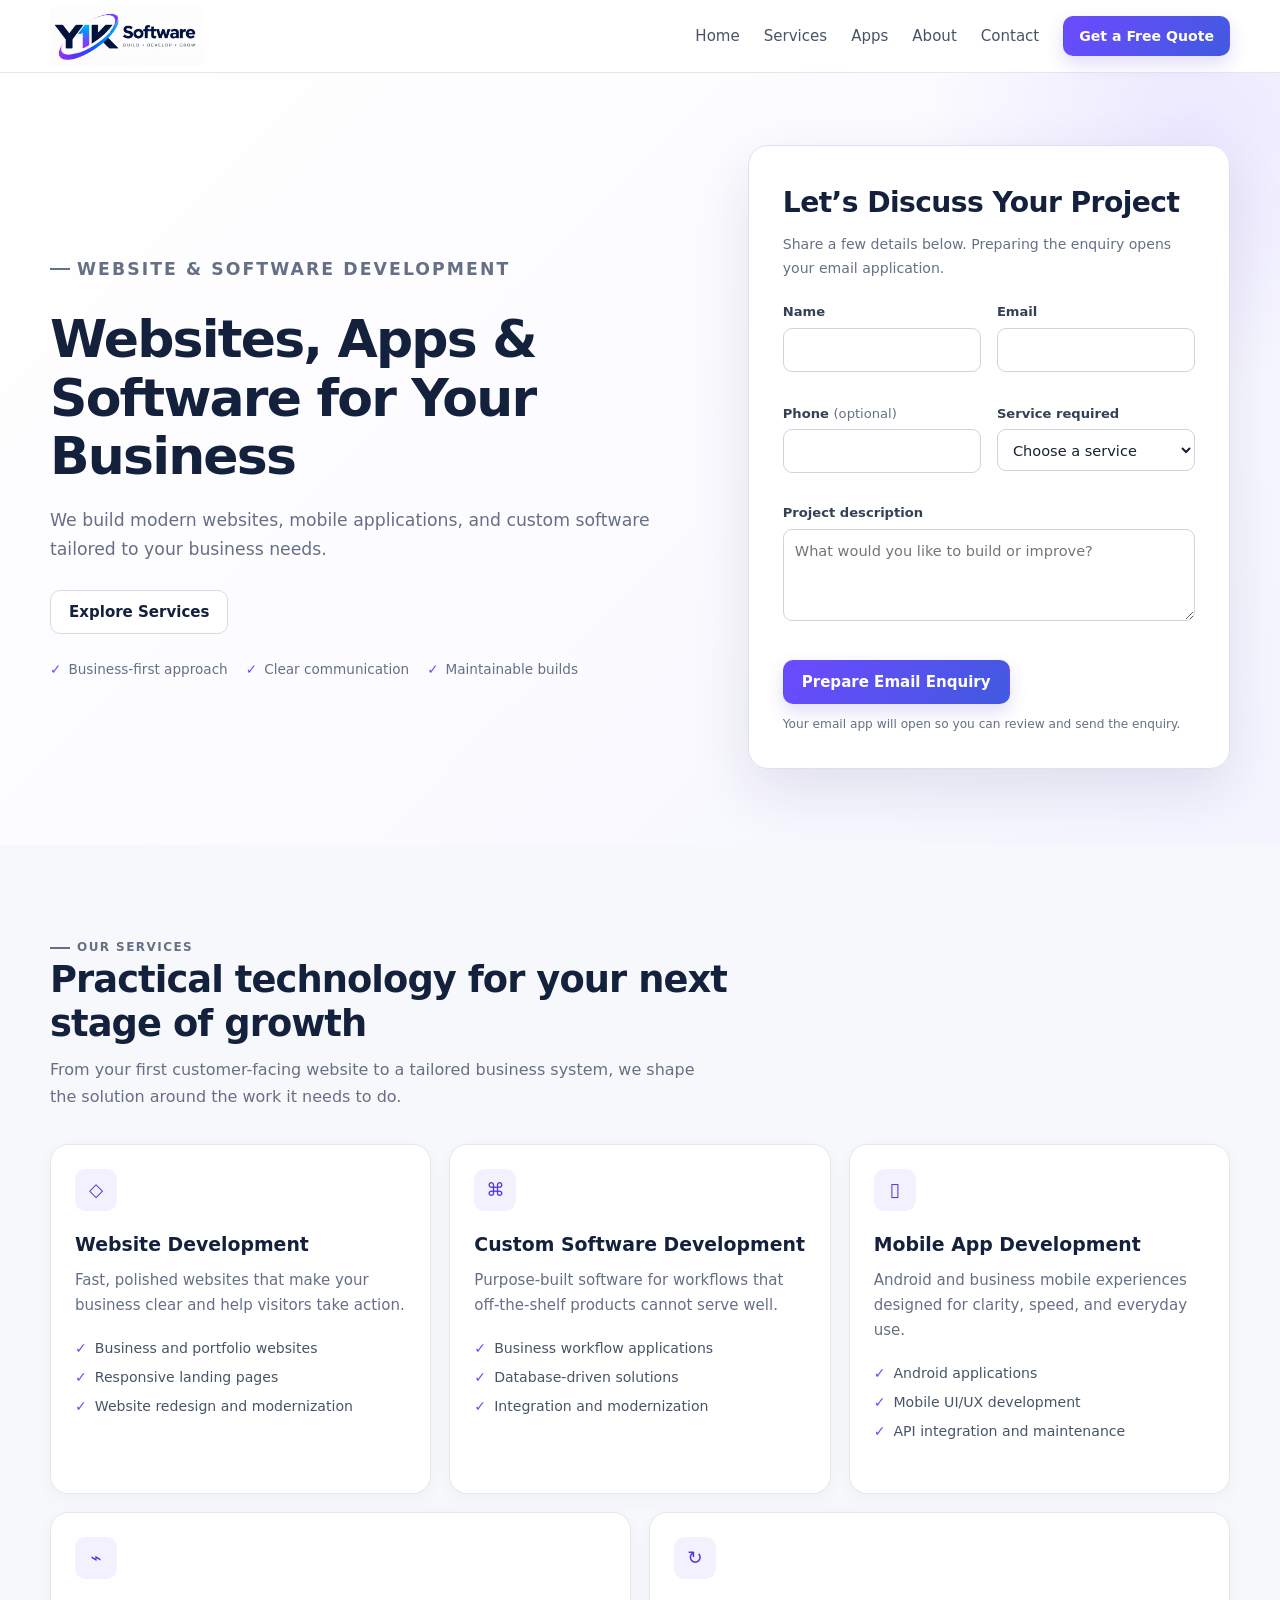
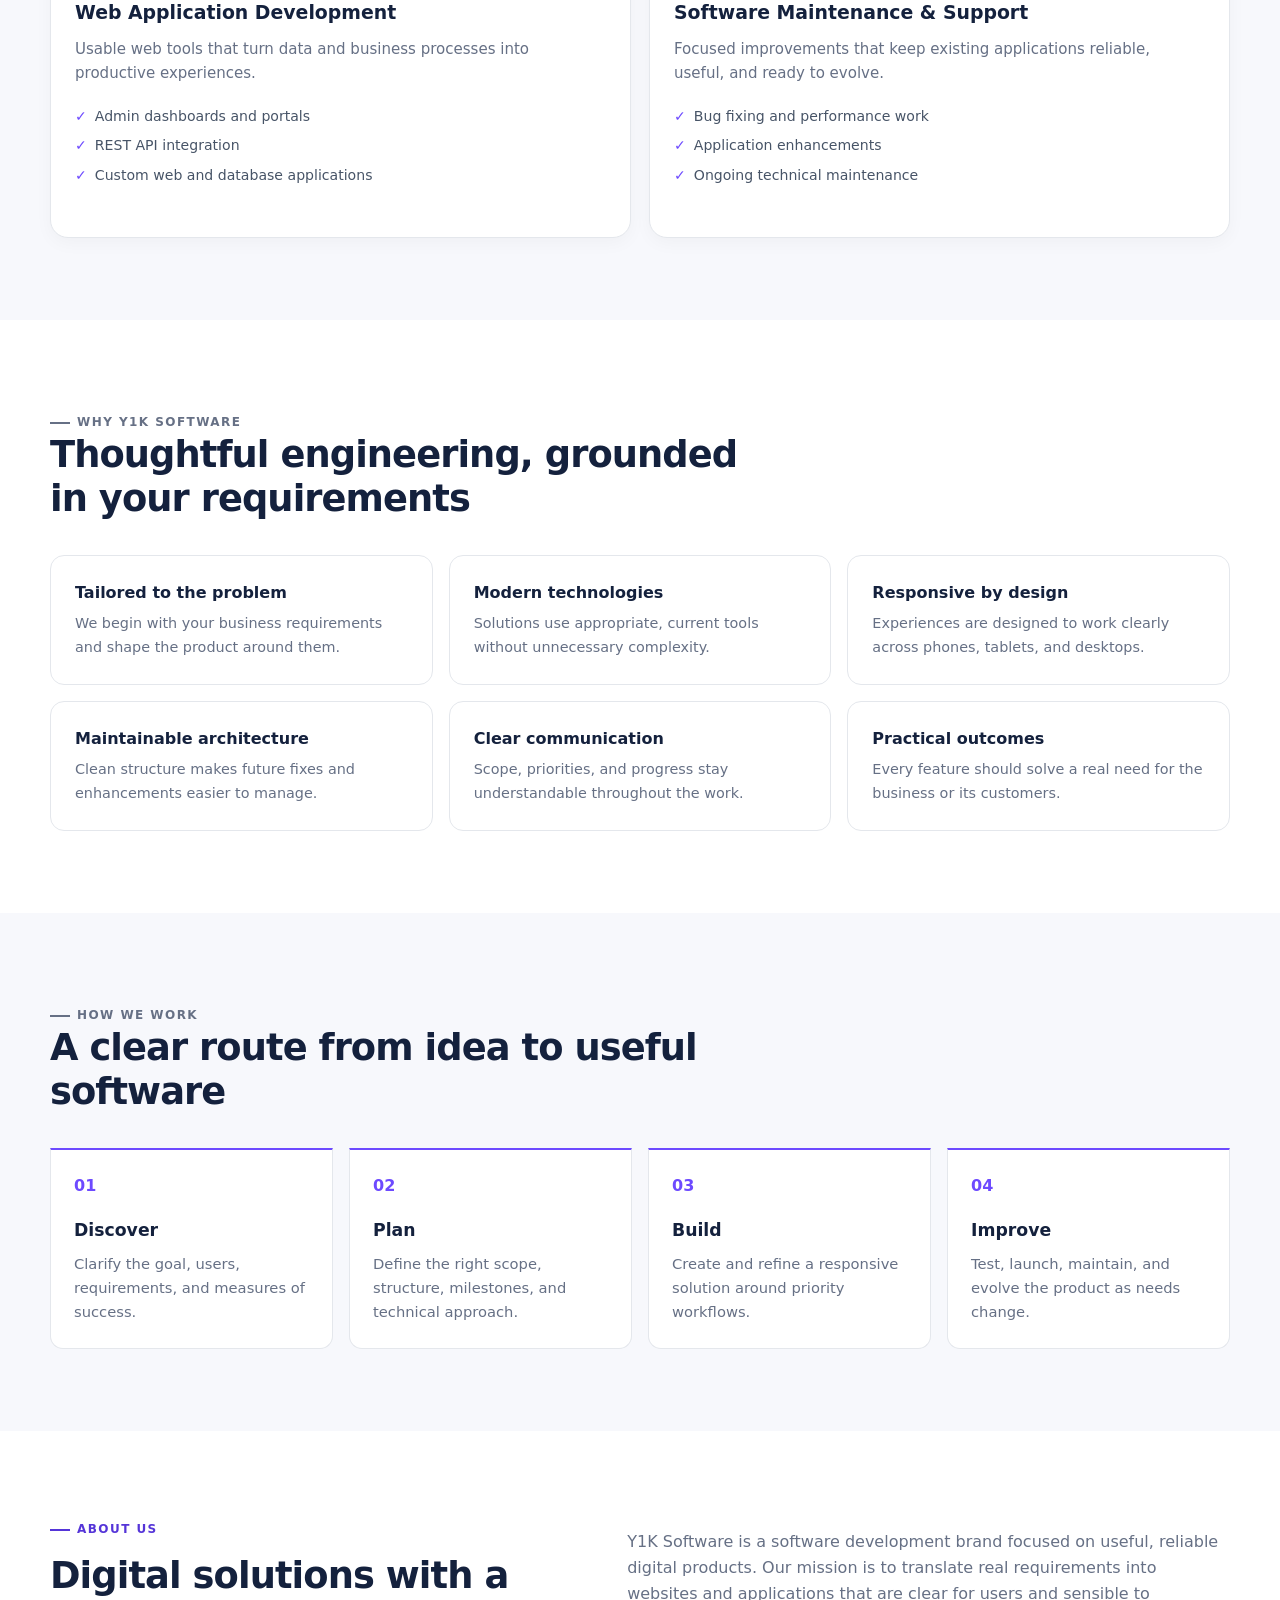
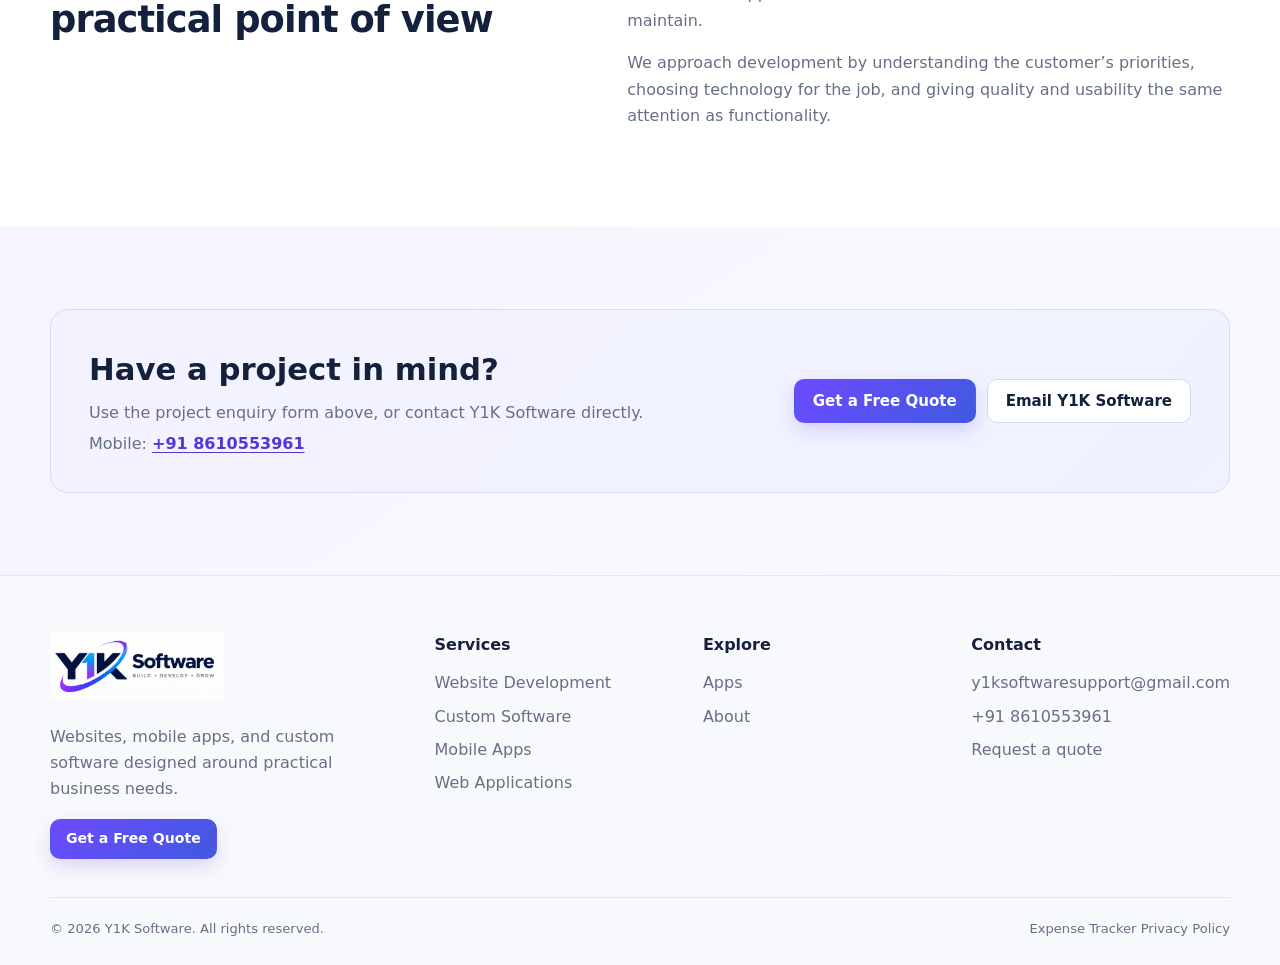
<file: index.html>
<!DOCTYPE html>
<html lang="en">
<head>
  <meta charset="utf-8"><meta name="viewport" content="width=device-width,initial-scale=1">
  <title>Y1K Software | Website, Mobile App &amp; Software Development</title>
  <meta name="description" content="Y1K Software offers website development, mobile app development, and custom software solutions. Discuss your project and request a quote.">
  <link rel="canonical" href="https://y1ksoftware.in/"><meta name="theme-color" content="#ffffff">
  <meta property="og:type" content="website"><meta property="og:url" content="https://y1ksoftware.in/"><meta property="og:title" content="Y1K Software | Website, Mobile App & Software Development"><meta property="og:description" content="Modern websites, mobile apps and custom software designed around your business needs."><meta property="og:image" content="https://y1ksoftware.in/assets/ExpenseTracker.png">
  <meta name="twitter:card" content="summary_large_image"><meta name="twitter:title" content="Y1K Software | Website, Mobile App & Software Development"><meta name="twitter:description" content="Modern websites, mobile apps and custom software designed around your business needs."><meta name="twitter:image" content="https://y1ksoftware.in/assets/ExpenseTracker.png">
  <link rel="stylesheet" href="/assets/styles.css">
  <script type="application/ld+json">{"@context":"https://schema.org","@graph":[{"@type":"Organization","@id":"https://y1ksoftware.in/#organization","name":"Y1K Software","url":"https://y1ksoftware.in/","email":"y1ksoftwaresupport@gmail.com"},{"@type":"WebSite","@id":"https://y1ksoftware.in/#website","url":"https://y1ksoftware.in/","name":"Y1K Software","publisher":{"@id":"https://y1ksoftware.in/#organization"}},{"@type":"SoftwareApplication","name":"Expense Tracker","applicationCategory":"FinanceApplication","operatingSystem":"Android","url":"https://y1ksoftware.in/apps/ExpenseTracker/","downloadUrl":"https://play.google.com/store/apps/details?id=com.y1ksoftware.expensetracker","publisher":{"@id":"https://y1ksoftware.in/#organization"}}]}</script>
<link rel="icon" href="/favicon.svg" type="image/svg+xml">
</head>
<body>
<a class="skip-link" href="#main">Skip to content</a>
<header class="site-header"><div class="container nav-wrap"><a class="brand" href="/"><img class="brand-logo" src="/assets/Logo%20and%20Company%20name.png" width="568" height="220" alt="Y1K Software"></a><button class="menu-toggle" type="button" aria-expanded="false" aria-controls="site-nav" aria-label="Open navigation"><span></span></button><nav class="site-nav" id="site-nav" aria-label="Primary navigation"><a href="/">Home</a><a href="#services">Services</a><a href="/apps/">Apps</a><a href="#about">About</a><a href="#contact">Contact</a><a class="button small" href="#quote">Get a Free Quote</a></nav></div></header>
<main id="main">
  <section class="hero"><div class="container hero-grid"><div class="hero-copy"><p class="eyebrow">Website &amp; Software Development</p><h1>Websites, Apps &amp; Software for Your Business</h1><p>We build modern websites, mobile applications, and custom software tailored to your business needs.</p><div class="hero-actions"><a class="button secondary" href="#services">Explore Services</a></div><div class="trust-line"><span>Business-first approach</span><span>Clear communication</span><span>Maintainable builds</span></div></div><form class="hero-form-card" id="quote-form" novalidate><h2 id="quote">Let’s Discuss Your Project</h2><p>Share a few details below. Preparing the enquiry opens your email application.</p><div class="form-grid"><div class="field"><label for="name">Name</label><input id="name" name="name" type="text" autocomplete="name" required aria-describedby="name-error"><p class="field-error" id="name-error"></p></div><div class="field"><label for="email">Email</label><input id="email" name="email" type="email" autocomplete="email" required aria-describedby="email-error"><p class="field-error" id="email-error"></p></div><div class="field"><label for="phone">Phone <span>(optional)</span></label><input id="phone" name="phone" type="tel" autocomplete="tel"></div><div class="field"><label for="service">Service required</label><select id="service" name="service" required aria-describedby="service-error"><option value="">Choose a service</option><option>Website Development</option><option>Mobile App Development</option><option>Custom Software Development</option><option>Web Application Development</option><option>Maintenance &amp; Support</option><option>Other</option></select><p class="field-error" id="service-error"></p></div><div class="field full"><label for="project">Project description</label><textarea id="project" name="project" required aria-describedby="project-error" placeholder="What would you like to build or improve?"></textarea><p class="field-error" id="project-error"></p></div><div class="honeypot" aria-hidden="true"><label for="website">Leave this field empty</label><input id="website" name="website" type="text" tabindex="-1" autocomplete="off"></div><div class="field full"><button class="button" type="submit">Prepare Email Enquiry</button><p class="form-note">Your email app will open so you can review and send the enquiry.</p></div></div></form></div></section>
  <section class="section soft" id="services"><div class="container"><div class="section-heading"><div><p class="eyebrow">Our services</p><h2>Practical technology for your next stage of growth</h2><p>From your first customer-facing website to a tailored business system, we shape the solution around the work it needs to do.</p></div></div><div class="service-grid">
    <article class="service-card reveal"><div class="icon-box" aria-hidden="true">◇</div><h3>Website Development</h3><p>Fast, polished websites that make your business clear and help visitors take action.</p><ul class="check-list"><li>Business and portfolio websites</li><li>Responsive landing pages</li><li>Website redesign and modernization</li></ul></article>
    <article class="service-card reveal"><div class="icon-box" aria-hidden="true">⌘</div><h3>Custom Software Development</h3><p>Purpose-built software for workflows that off-the-shelf products cannot serve well.</p><ul class="check-list"><li>Business workflow applications</li><li>Database-driven solutions</li><li>Integration and modernization</li></ul></article>
    <article class="service-card reveal"><div class="icon-box" aria-hidden="true">▯</div><h3>Mobile App Development</h3><p>Android and business mobile experiences designed for clarity, speed, and everyday use.</p><ul class="check-list"><li>Android applications</li><li>Mobile UI/UX development</li><li>API integration and maintenance</li></ul></article>
    <article class="service-card reveal"><div class="icon-box" aria-hidden="true">⌁</div><h3>Web Application Development</h3><p>Usable web tools that turn data and business processes into productive experiences.</p><ul class="check-list"><li>Admin dashboards and portals</li><li>REST API integration</li><li>Custom web and database applications</li></ul></article>
    <article class="service-card reveal"><div class="icon-box" aria-hidden="true">↻</div><h3>Software Maintenance &amp; Support</h3><p>Focused improvements that keep existing applications reliable, useful, and ready to evolve.</p><ul class="check-list"><li>Bug fixing and performance work</li><li>Application enhancements</li><li>Ongoing technical maintenance</li></ul></article>
  </div></div></section>
  <section class="section"><div class="container"><div class="section-heading"><div><p class="eyebrow">Why Y1K Software</p><h2>Thoughtful engineering, grounded in your requirements</h2></div></div><div class="why-grid"><div class="why-item"><strong>Tailored to the problem</strong><p>We begin with your business requirements and shape the product around them.</p></div><div class="why-item"><strong>Modern technologies</strong><p>Solutions use appropriate, current tools without unnecessary complexity.</p></div><div class="why-item"><strong>Responsive by design</strong><p>Experiences are designed to work clearly across phones, tablets, and desktops.</p></div><div class="why-item"><strong>Maintainable architecture</strong><p>Clean structure makes future fixes and enhancements easier to manage.</p></div><div class="why-item"><strong>Clear communication</strong><p>Scope, priorities, and progress stay understandable throughout the work.</p></div><div class="why-item"><strong>Practical outcomes</strong><p>Every feature should solve a real need for the business or its customers.</p></div></div></div></section>
  <section class="section soft"><div class="container"><div class="section-heading"><div><p class="eyebrow">How we work</p><h2>A clear route from idea to useful software</h2></div></div><div class="process-grid"><div class="process-step"><h3>Discover</h3><p>Clarify the goal, users, requirements, and measures of success.</p></div><div class="process-step"><h3>Plan</h3><p>Define the right scope, structure, milestones, and technical approach.</p></div><div class="process-step"><h3>Build</h3><p>Create and refine a responsive solution around priority workflows.</p></div><div class="process-step"><h3>Improve</h3><p>Test, launch, maintain, and evolve the product as needs change.</p></div></div></div></section>
  <section class="section" id="about"><div class="container about-grid"><div><p class="eyebrow">About us</p><div class="content-block"><h2>Digital solutions with a practical point of view</h2></div></div><div class="content-block"><p>Y1K Software is a software development brand focused on useful, reliable digital products. Our mission is to translate real requirements into websites and applications that are clear for users and sensible to maintain.</p><p>We approach development by understanding the customer’s priorities, choosing technology for the job, and giving quality and usability the same attention as functionality.</p></div></div></section>
  <section class="section contact-section" id="contact"><div class="container"><div class="cta-band"><div><h2>Have a project in mind?</h2><p>Use the project enquiry form above, or contact Y1K Software directly.</p><p class="contact-phone">Mobile: <a href="tel:+918610553961">+91&nbsp;8610553961</a></p></div><div class="card-actions"><a class="button" href="#quote">Get a Free Quote</a><a class="button secondary" href="mailto:y1ksoftwaresupport@gmail.com">Email Y1K Software</a></div></div></div></section>
</main>
<footer class="site-footer"><div class="container"><div class="footer-grid"><div><a class="brand" href="/"><img class="brand-logo" src="/assets/Logo%20and%20Company%20name.png" width="568" height="220" alt="Y1K Software"></a><p class="footer-copy">Websites, mobile apps, and custom software designed around practical business needs.</p><a class="button small" href="#quote">Get a Free Quote</a></div><div class="footer-col"><strong>Services</strong><a href="/services/website-development/">Website Development</a><a href="/services/software-development/">Custom Software</a><a href="/services/mobile-app-development/">Mobile Apps</a><a href="/services/web-app-development/">Web Applications</a></div><div class="footer-col"><strong>Explore</strong><a href="/apps/">Apps</a><a href="#about">About</a></div><div class="footer-col"><strong>Contact</strong><a href="mailto:y1ksoftwaresupport@gmail.com">y1ksoftwaresupport@gmail.com</a><a href="tel:+918610553961">+91&nbsp;8610553961</a><a href="#quote">Request a quote</a></div></div><div class="footer-bottom"><span>&copy; 2026 Y1K Software. All rights reserved.</span><a href="/apps/ExpenseTracker/privacy-policy.html">Expense Tracker Privacy Policy</a></div></div></footer><script src="/assets/site.js" defer></script>
</body></html>
</file>
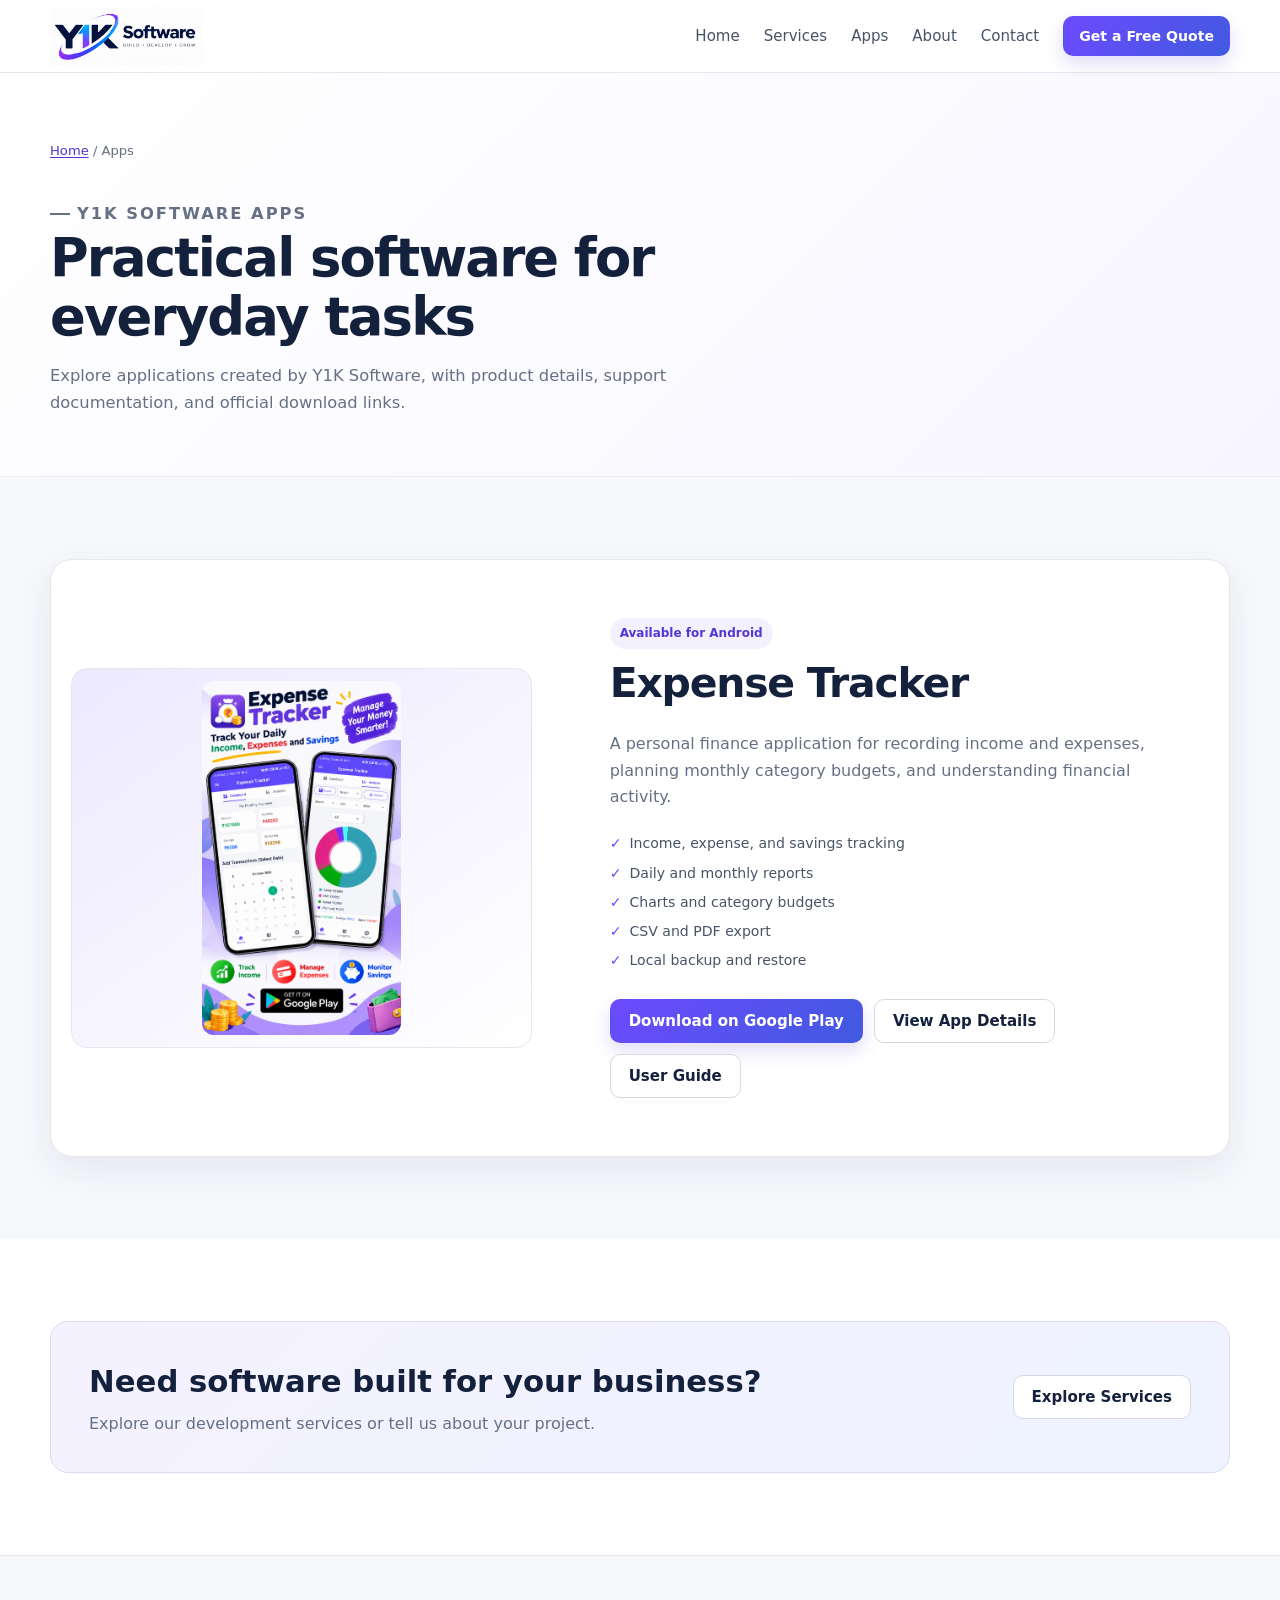
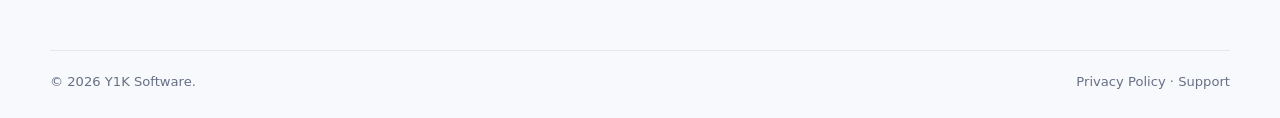
<file: apps/index.html>
<!DOCTYPE html><html lang="en"><head><meta charset="utf-8"><meta name="viewport" content="width=device-width,initial-scale=1"><title>Apps by Y1K Software | Expense Tracker for Android</title><meta name="description" content="Explore practical applications by Y1K Software, including Expense Tracker for Android. View features, guides and the official Google Play download."><link rel="canonical" href="https://y1ksoftware.in/apps/"><meta property="og:type" content="website"><meta property="og:title" content="Apps by Y1K Software"><meta property="og:description" content="Practical applications from Y1K Software, including Expense Tracker for Android."><meta property="og:url" content="https://y1ksoftware.in/apps/"><meta property="og:image" content="https://y1ksoftware.in/assets/ExpenseTracker.png"><meta name="twitter:card" content="summary_large_image"><link rel="stylesheet" href="/assets/styles.css"><link rel="icon" href="/favicon.svg" type="image/svg+xml">
</head><body><a class="skip-link" href="#main">Skip to content</a><header class="site-header"><div class="container nav-wrap"><a class="brand" href="/"><img class="brand-logo" src="/assets/Logo%20and%20Company%20name.png" width="568" height="220" alt="Y1K Software"></a><button class="menu-toggle" type="button" aria-expanded="false" aria-controls="site-nav" aria-label="Open navigation"><span></span></button><nav class="site-nav" id="site-nav" aria-label="Primary navigation"><a href="/">Home</a><a href="/#services">Services</a><a href="/apps/">Apps</a><a href="/#about">About</a><a href="/#contact">Contact</a><a class="button small" href="/#quote">Get a Free Quote</a></nav></div></header><main id="main">
<section class="page-hero"><div class="container"><nav class="breadcrumbs" aria-label="Breadcrumb"><a href="/">Home</a> / Apps</nav><p class="eyebrow">Y1K Software apps</p><h1>Practical software for everyday tasks</h1><p>Explore applications created by Y1K Software, with product details, support documentation, and official download links.</p></div></section>
<section class="section dark"><div class="container"><article class="portfolio-card"><div class="portfolio-visual app-showcase-visual"><img src="/assets/ExpenseTracker.png" width="942" height="1667" alt="Expense Tracker app dashboard and analysis screenshots" loading="eager"></div><div class="portfolio-copy"><span class="tag">Available for Android</span><h2>Expense Tracker</h2><p>A personal finance application for recording income and expenses, planning monthly category budgets, and understanding financial activity.</p><ul class="check-list"><li>Income, expense, and savings tracking</li><li>Daily and monthly reports</li><li>Charts and category budgets</li><li>CSV and PDF export</li><li>Local backup and restore</li></ul><div class="card-actions"><a class="button" href="https://play.google.com/store/apps/details?id=com.y1ksoftware.expensetracker" target="_blank" rel="noopener">Download on Google Play</a><a class="button secondary" href="/apps/ExpenseTracker/">View App Details</a><a class="button secondary" href="/apps/ExpenseTracker/UserGuide.html">User Guide</a></div></div></article></div></section>
<section class="section"><div class="container"><div class="cta-band"><div><h2>Need software built for your business?</h2><p>Explore our development services or tell us about your project.</p></div><div class="card-actions"><a class="button light" href="/#services">Explore Services</a></div></div></div></section></main><footer class="site-footer"><div class="container"><div class="footer-bottom"><span>&copy; 2026 Y1K Software.</span><span><a href="/apps/ExpenseTracker/privacy-policy.html">Privacy Policy</a> · <a href="mailto:y1ksoftwaresupport@gmail.com">Support</a></span></div></div></footer><script src="/assets/site.js" defer></script></body></html>
</file>
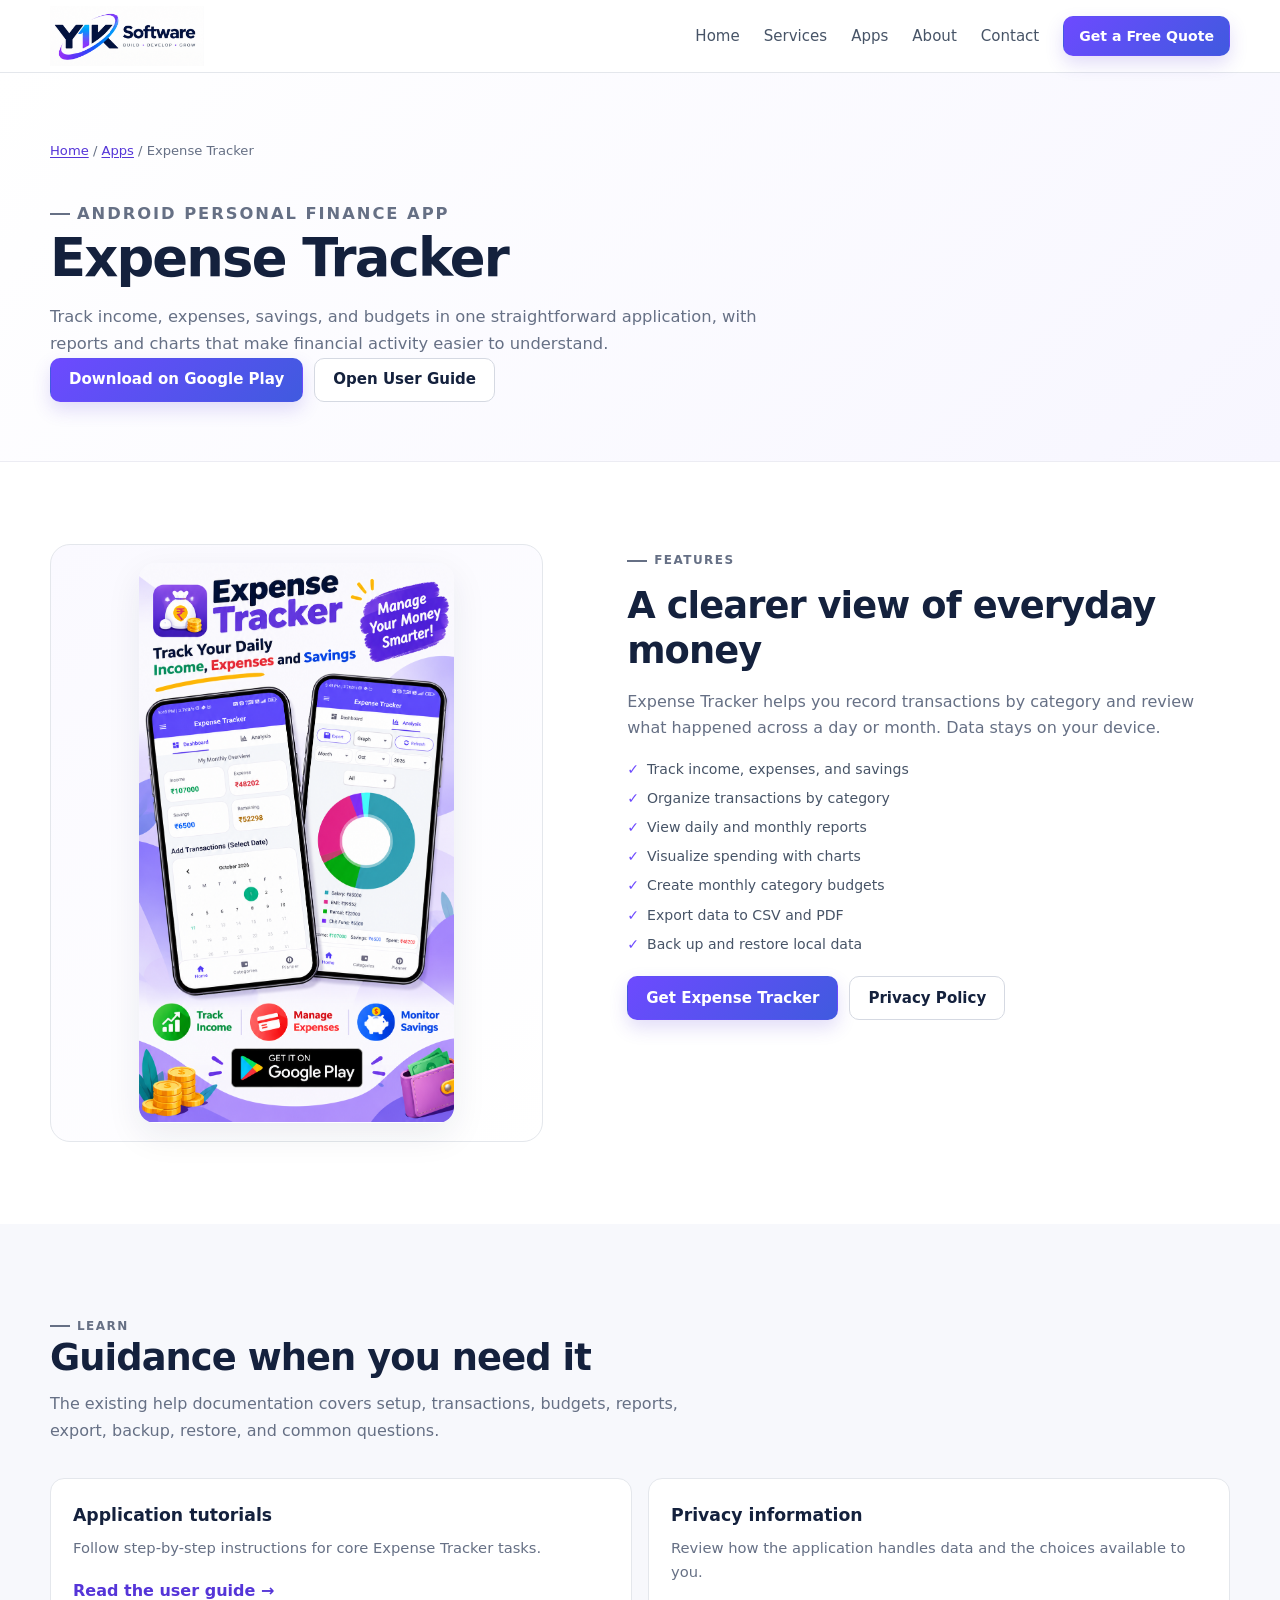
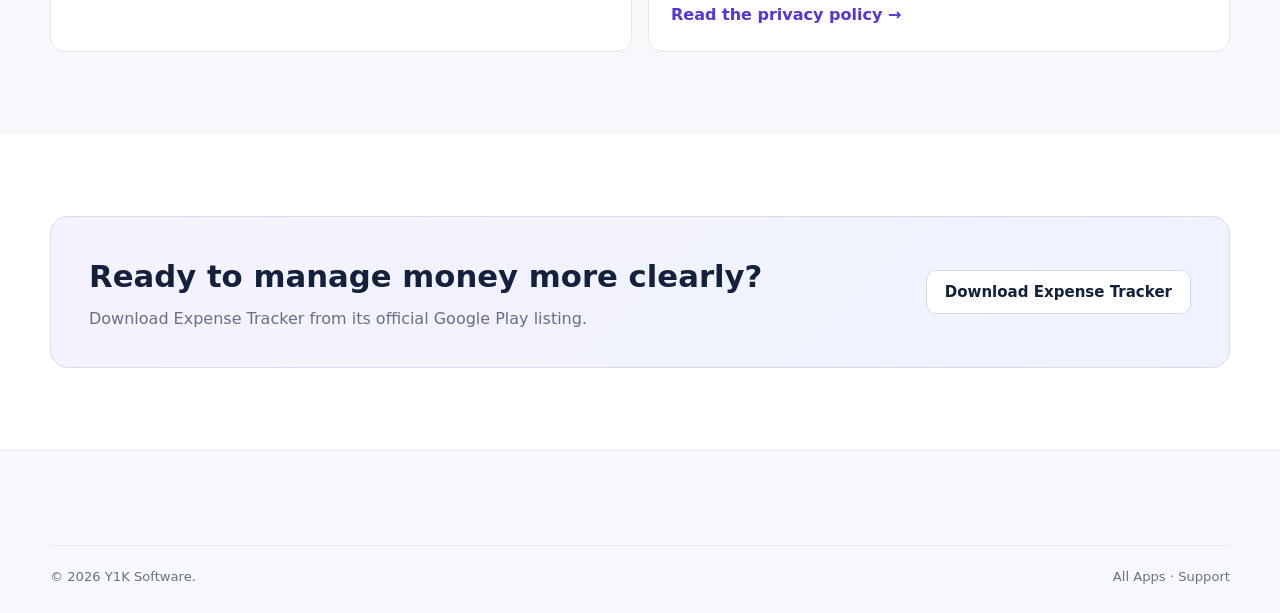
<file: apps/ExpenseTracker/index.html>
<!DOCTYPE html><html lang="en"><head><meta charset="utf-8"><meta name="viewport" content="width=device-width,initial-scale=1"><title>Expense Tracker Android App | Y1K Software</title><meta name="description" content="Track income, expenses, savings and monthly budgets with Expense Tracker by Y1K Software. Download the Android app from Google Play."><link rel="canonical" href="https://y1ksoftware.in/apps/ExpenseTracker/"><meta property="og:type" content="website"><meta property="og:title" content="Expense Tracker Android App | Y1K Software"><meta property="og:description" content="A simple Android app for income, expense, savings and budget tracking."><meta property="og:url" content="https://y1ksoftware.in/apps/ExpenseTracker/"><meta property="og:image" content="https://y1ksoftware.in/assets/ExpenseTracker.png"><meta name="twitter:card" content="summary_large_image"><link rel="stylesheet" href="/assets/styles.css"><script type="application/ld+json">{"@context":"https://schema.org","@type":"SoftwareApplication","name":"Expense Tracker","applicationCategory":"FinanceApplication","operatingSystem":"Android","description":"A personal finance app to track income, expenses, savings and monthly budgets.","url":"https://y1ksoftware.in/apps/ExpenseTracker/","downloadUrl":"https://play.google.com/store/apps/details?id=com.y1ksoftware.expensetracker","publisher":{"@type":"Organization","name":"Y1K Software","url":"https://y1ksoftware.in/"}}</script><link rel="icon" href="/favicon.svg" type="image/svg+xml">
</head><body><a class="skip-link" href="#main">Skip to content</a><header class="site-header"><div class="container nav-wrap"><a class="brand" href="/"><img class="brand-logo" src="/assets/Logo%20and%20Company%20name.png" width="568" height="220" alt="Y1K Software"></a><button class="menu-toggle" type="button" aria-expanded="false" aria-controls="site-nav" aria-label="Open navigation"><span></span></button><nav class="site-nav" id="site-nav" aria-label="Primary navigation"><a href="/">Home</a><a href="/#services">Services</a><a href="/apps/">Apps</a><a href="/#about">About</a><a href="/#contact">Contact</a><a class="button small" href="/#quote">Get a Free Quote</a></nav></div></header><main id="main">
<section class="page-hero"><div class="container"><nav class="breadcrumbs" aria-label="Breadcrumb"><a href="/">Home</a> / <a href="/apps/">Apps</a> / Expense Tracker</nav><p class="eyebrow">Android personal finance app</p><h1>Expense Tracker</h1><p>Track income, expenses, savings, and budgets in one straightforward application, with reports and charts that make financial activity easier to understand.</p><div class="hero-actions"><a class="button" href="https://play.google.com/store/apps/details?id=com.y1ksoftware.expensetracker" target="_blank" rel="noopener">Download on Google Play</a><a class="button secondary" href="/apps/ExpenseTracker/UserGuide.html">Open User Guide</a></div></div></section>
<section class="section"><div class="container content-grid"><div class="app-artwork-wrap"><img src="/assets/ExpenseTracker.png" width="942" height="1667" class="app-artwork" alt="Expense Tracker dashboard, analysis chart, and Google Play download artwork" loading="eager"></div><div class="content-block"><p class="eyebrow">Features</p><h2>A clearer view of everyday money</h2><p>Expense Tracker helps you record transactions by category and review what happened across a day or month. Data stays on your device.</p><ul class="check-list"><li>Track income, expenses, and savings</li><li>Organize transactions by category</li><li>View daily and monthly reports</li><li>Visualize spending with charts</li><li>Create monthly category budgets</li><li>Export data to CSV and PDF</li><li>Back up and restore local data</li></ul><div class="card-actions"><a class="button" href="https://play.google.com/store/apps/details?id=com.y1ksoftware.expensetracker" target="_blank" rel="noopener">Get Expense Tracker</a><a class="button light" href="/apps/ExpenseTracker/privacy-policy.html" target="_blank" rel="noopener">Privacy Policy</a></div></div></div></section>
<section class="section soft"><div class="container"><div class="section-heading"><div><p class="eyebrow">Learn</p><h2>Guidance when you need it</h2><p>The existing help documentation covers setup, transactions, budgets, reports, export, backup, restore, and common questions.</p></div></div><div class="benefit-grid"><article class="benefit"><h3>Application tutorials</h3><p>Follow step-by-step instructions for core Expense Tracker tasks.</p><a class="direct-email" href="/apps/ExpenseTracker/UserGuide.html">Read the user guide →</a></article><article class="benefit"><h3>Privacy information</h3><p>Review how the application handles data and the choices available to you.</p><a class="direct-email" href="/apps/ExpenseTracker/privacy-policy.html" target="_blank" rel="noopener">Read the privacy policy →</a></article></div></div></section>
<section class="section"><div class="container"><div class="cta-band"><div><h2>Ready to manage money more clearly?</h2><p>Download Expense Tracker from its official Google Play listing.</p></div><a class="button light" href="https://play.google.com/store/apps/details?id=com.y1ksoftware.expensetracker" target="_blank" rel="noopener">Download Expense Tracker</a></div></div></section></main><footer class="site-footer"><div class="container"><div class="footer-bottom"><span>&copy; 2026 Y1K Software.</span><span><a href="/apps/">All Apps</a> · <a href="mailto:y1ksoftwaresupport@gmail.com">Support</a></span></div></div></footer><script src="/assets/site.js" defer></script></body></html>
</file>
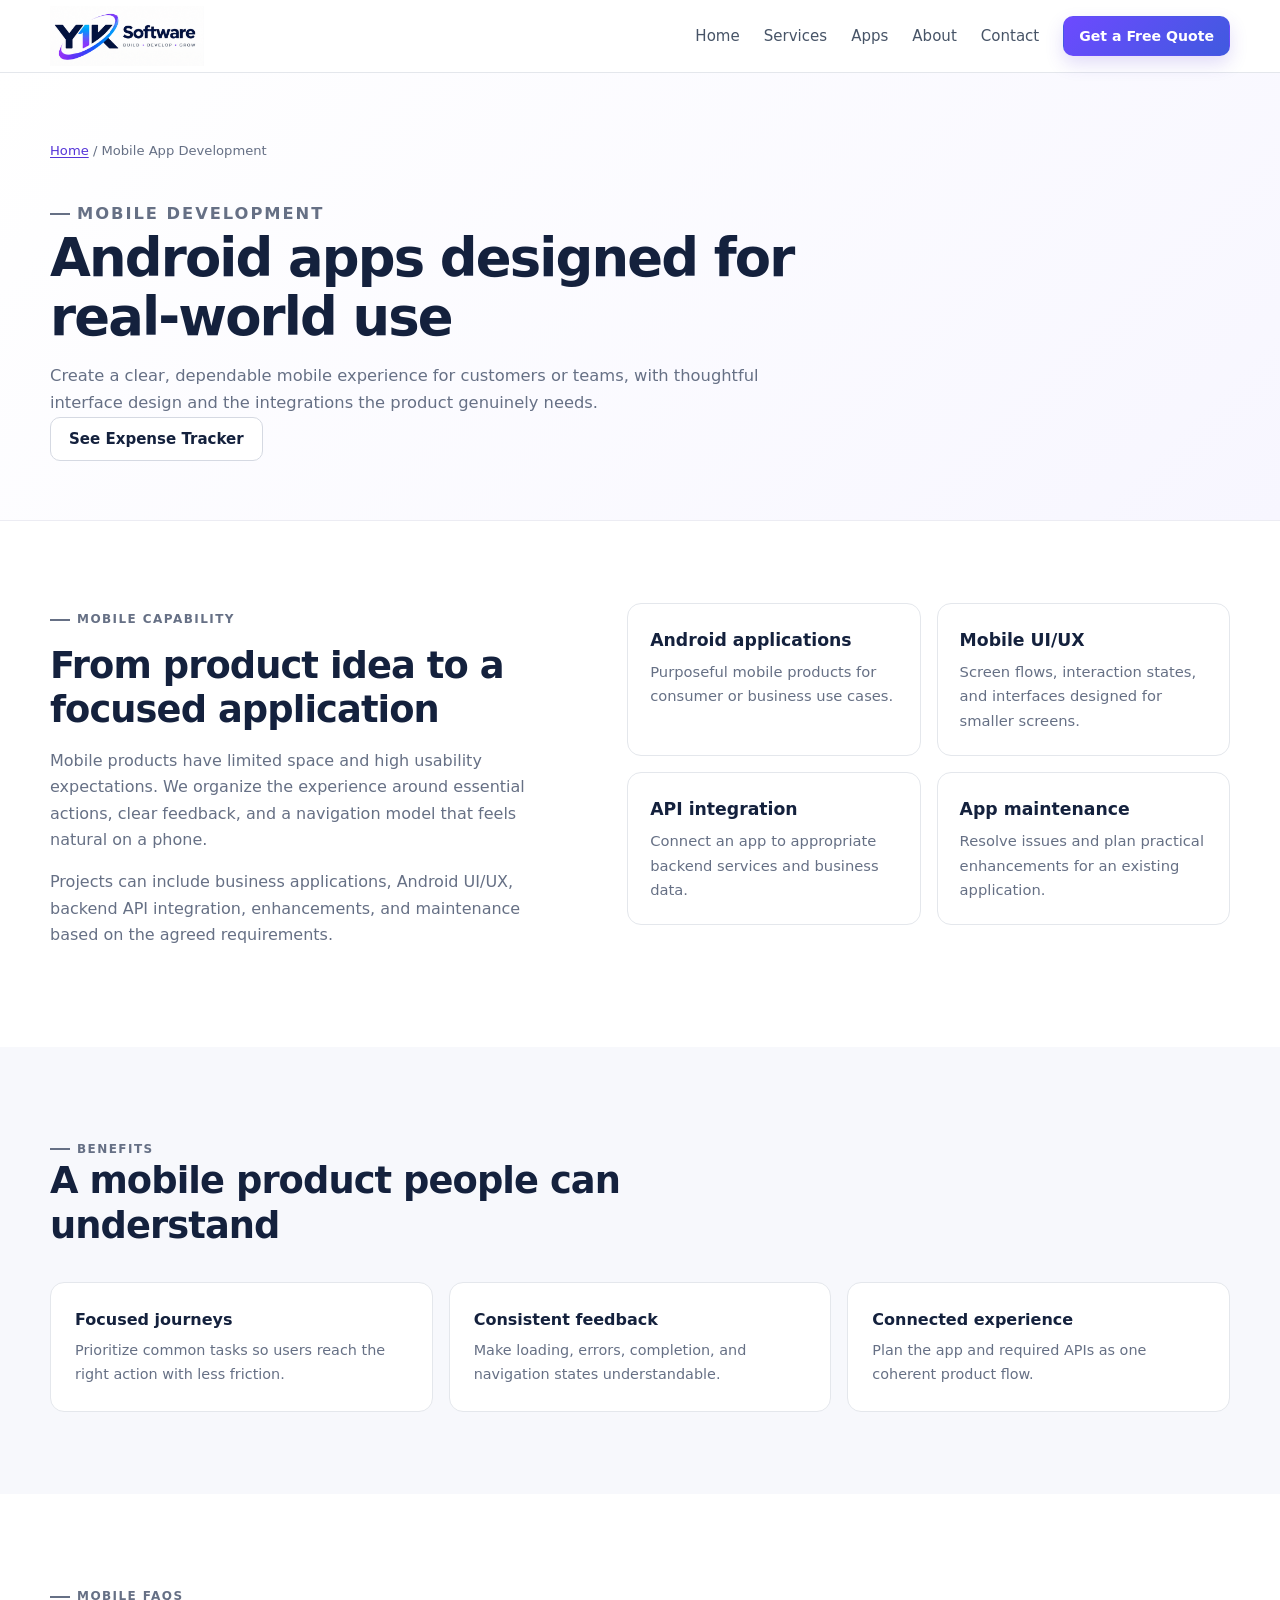
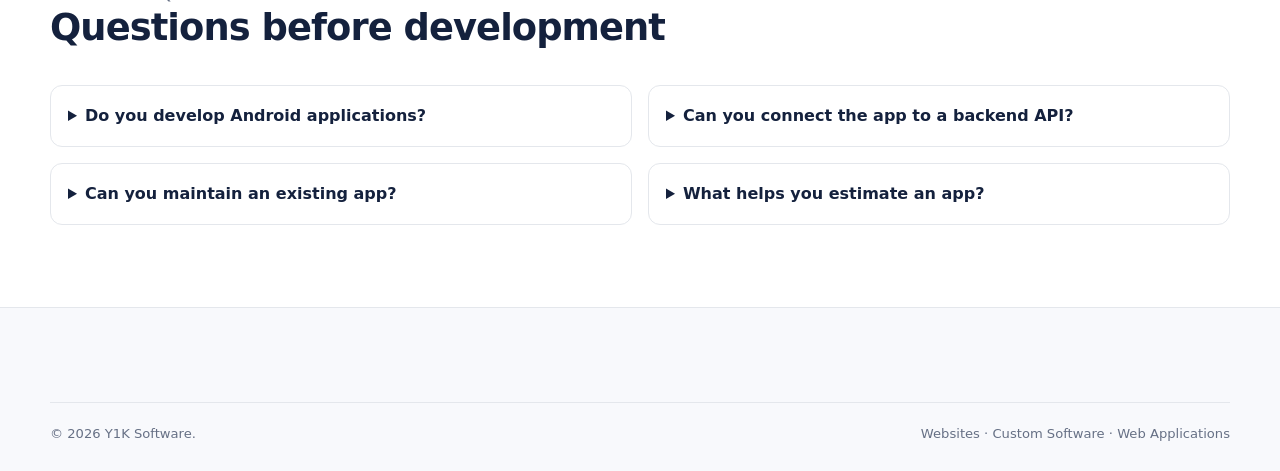
<file: services/mobile-app-development/index.html>
<!DOCTYPE html><html lang="en"><head><meta charset="utf-8"><meta name="viewport" content="width=device-width,initial-scale=1"><title>Mobile &amp; Android App Development | Y1K Software</title><meta name="description" content="Android and business mobile app development, UI/UX, API integration and application maintenance from Y1K Software."><link rel="canonical" href="https://y1ksoftware.in/services/mobile-app-development/"><meta property="og:type" content="website"><meta property="og:title" content="Mobile & Android App Development | Y1K Software"><meta property="og:description" content="Mobile applications designed for useful, everyday experiences."><meta property="og:url" content="https://y1ksoftware.in/services/mobile-app-development/"><meta name="twitter:card" content="summary"><link rel="stylesheet" href="/assets/styles.css"><script type="application/ld+json">{"@context":"https://schema.org","@graph":[{"@type":"Service","name":"Mobile and Android App Development","serviceType":"Mobile App Development","provider":{"@type":"Organization","name":"Y1K Software","url":"https://y1ksoftware.in/"},"url":"https://y1ksoftware.in/services/mobile-app-development/"},{"@type":"BreadcrumbList","itemListElement":[{"@type":"ListItem","position":1,"name":"Home","item":"https://y1ksoftware.in/"},{"@type":"ListItem","position":2,"name":"Mobile App Development","item":"https://y1ksoftware.in/services/mobile-app-development/"}]}]}</script><link rel="icon" href="/favicon.svg" type="image/svg+xml">
</head><body><a class="skip-link" href="#main">Skip to content</a><header class="site-header"><div class="container nav-wrap"><a class="brand" href="/"><img class="brand-logo" src="/assets/Logo%20and%20Company%20name.png" width="568" height="220" alt="Y1K Software"></a><button class="menu-toggle" type="button" aria-expanded="false" aria-controls="site-nav" aria-label="Open navigation"><span></span></button><nav class="site-nav" id="site-nav" aria-label="Primary navigation"><a href="/">Home</a><a href="/#services">Services</a><a href="/apps/">Apps</a><a href="/#about">About</a><a href="/#contact">Contact</a><a class="button small" href="/#quote">Get a Free Quote</a></nav></div></header>
<main id="main"><section class="page-hero"><div class="container"><nav class="breadcrumbs" aria-label="Breadcrumb"><a href="/">Home</a> / Mobile App Development</nav><p class="eyebrow">Mobile development</p><h1>Android apps designed for real-world use</h1><p>Create a clear, dependable mobile experience for customers or teams, with thoughtful interface design and the integrations the product genuinely needs.</p><div class="hero-actions"><a class="button secondary" href="/apps/ExpenseTracker/">See Expense Tracker</a></div></div></section>
<section class="section"><div class="container content-grid"><div class="content-block"><p class="eyebrow">Mobile capability</p><h2>From product idea to a focused application</h2><p>Mobile products have limited space and high usability expectations. We organize the experience around essential actions, clear feedback, and a navigation model that feels natural on a phone.</p><p>Projects can include business applications, Android UI/UX, backend API integration, enhancements, and maintenance based on the agreed requirements.</p></div><div class="benefit-grid"><article class="benefit"><h3>Android applications</h3><p>Purposeful mobile products for consumer or business use cases.</p></article><article class="benefit"><h3>Mobile UI/UX</h3><p>Screen flows, interaction states, and interfaces designed for smaller screens.</p></article><article class="benefit"><h3>API integration</h3><p>Connect an app to appropriate backend services and business data.</p></article><article class="benefit"><h3>App maintenance</h3><p>Resolve issues and plan practical enhancements for an existing application.</p></article></div></div></section>
<section class="section soft"><div class="container"><div class="section-heading"><div><p class="eyebrow">Benefits</p><h2>A mobile product people can understand</h2></div></div><div class="why-grid"><div class="why-item"><strong>Focused journeys</strong><p>Prioritize common tasks so users reach the right action with less friction.</p></div><div class="why-item"><strong>Consistent feedback</strong><p>Make loading, errors, completion, and navigation states understandable.</p></div><div class="why-item"><strong>Connected experience</strong><p>Plan the app and required APIs as one coherent product flow.</p></div></div></div></section>
<section class="section"><div class="container"><div class="section-heading"><div><p class="eyebrow">Mobile FAQs</p><h2>Questions before development</h2></div></div><div class="faq-grid"><details><summary>Do you develop Android applications?</summary><p>Yes. Android applications are one of the mobile services offered by Y1K Software.</p></details><details><summary>Can you connect the app to a backend API?</summary><p>Yes, when a suitable API exists or backend integration is included in the agreed project scope.</p></details><details><summary>Can you maintain an existing app?</summary><p>Maintenance may include bug fixes, performance improvements, and enhancements after the application and source are reviewed.</p></details><details><summary>What helps you estimate an app?</summary><p>Share the intended users, essential screens and tasks, data requirements, integrations, and any existing design or technical material.</p></details></div></div></section></main><footer class="site-footer"><div class="container"><div class="footer-bottom"><span>&copy; 2026 Y1K Software.</span><span><a href="/services/website-development/">Websites</a> · <a href="/services/software-development/">Custom Software</a> · <a href="/services/web-app-development/">Web Applications</a></span></div></div></footer><script src="/assets/site.js" defer></script></body></html>
</file>
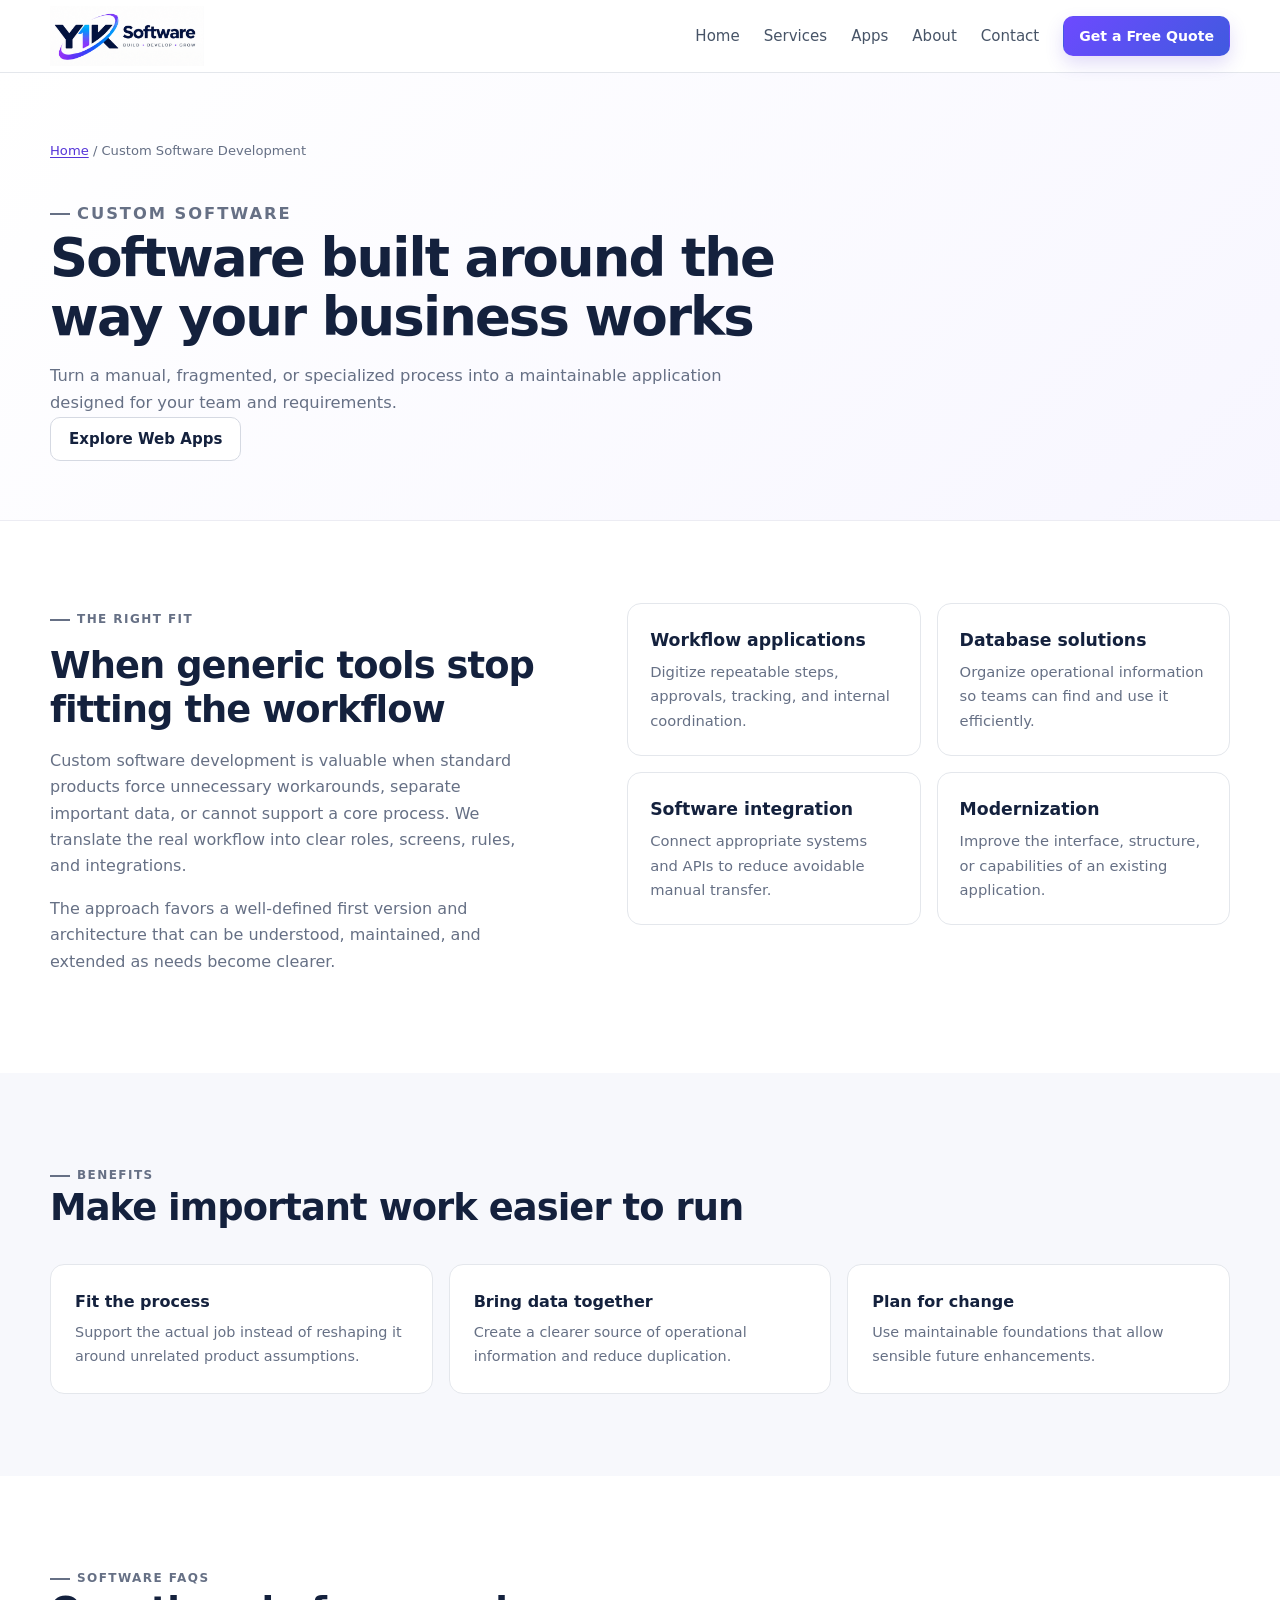
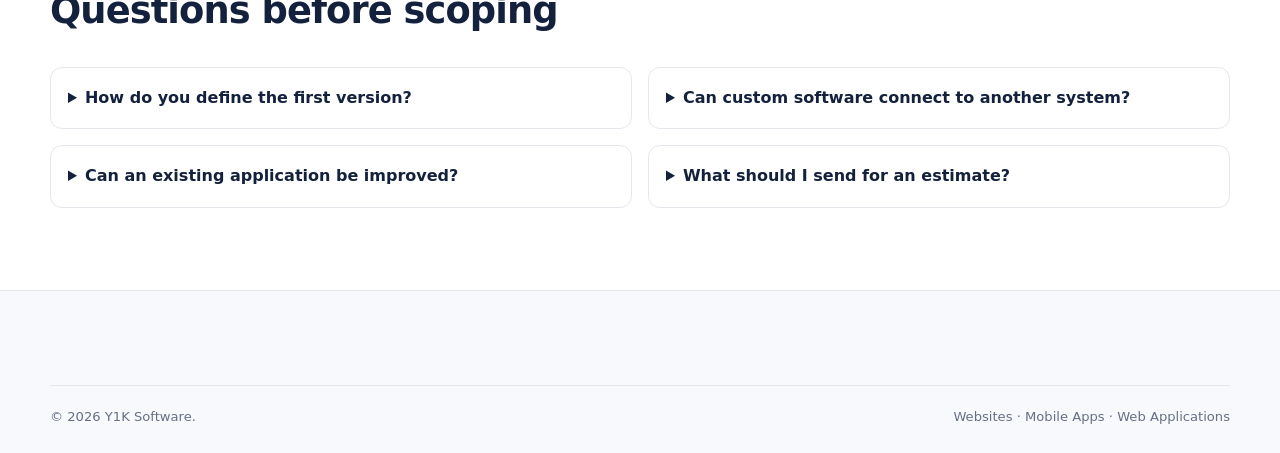
<file: services/software-development/index.html>
<!DOCTYPE html><html lang="en"><head><meta charset="utf-8"><meta name="viewport" content="width=device-width,initial-scale=1"><title>Custom Software Development | Y1K Software</title><meta name="description" content="Custom business software, workflow applications, integrations and application modernization from Y1K Software. Discuss your requirements."><link rel="canonical" href="https://y1ksoftware.in/services/software-development/"><meta property="og:type" content="website"><meta property="og:title" content="Custom Software Development | Y1K Software"><meta property="og:description" content="Purpose-built software shaped around your business workflow."><meta property="og:url" content="https://y1ksoftware.in/services/software-development/"><meta name="twitter:card" content="summary"><link rel="stylesheet" href="/assets/styles.css"><script type="application/ld+json">{"@context":"https://schema.org","@graph":[{"@type":"Service","name":"Custom Software Development","serviceType":"Custom Software Development","provider":{"@type":"Organization","name":"Y1K Software","url":"https://y1ksoftware.in/"},"url":"https://y1ksoftware.in/services/software-development/"},{"@type":"BreadcrumbList","itemListElement":[{"@type":"ListItem","position":1,"name":"Home","item":"https://y1ksoftware.in/"},{"@type":"ListItem","position":2,"name":"Custom Software Development","item":"https://y1ksoftware.in/services/software-development/"}]}]}</script><link rel="icon" href="/favicon.svg" type="image/svg+xml">
</head><body><a class="skip-link" href="#main">Skip to content</a><header class="site-header"><div class="container nav-wrap"><a class="brand" href="/"><img class="brand-logo" src="/assets/Logo%20and%20Company%20name.png" width="568" height="220" alt="Y1K Software"></a><button class="menu-toggle" type="button" aria-expanded="false" aria-controls="site-nav" aria-label="Open navigation"><span></span></button><nav class="site-nav" id="site-nav" aria-label="Primary navigation"><a href="/">Home</a><a href="/#services">Services</a><a href="/apps/">Apps</a><a href="/#about">About</a><a href="/#contact">Contact</a><a class="button small" href="/#quote">Get a Free Quote</a></nav></div></header>
<main id="main"><section class="page-hero"><div class="container"><nav class="breadcrumbs" aria-label="Breadcrumb"><a href="/">Home</a> / Custom Software Development</nav><p class="eyebrow">Custom software</p><h1>Software built around the way your business works</h1><p>Turn a manual, fragmented, or specialized process into a maintainable application designed for your team and requirements.</p><div class="hero-actions"><a class="button secondary" href="/services/web-app-development/">Explore Web Apps</a></div></div></section>
<section class="section"><div class="container content-grid"><div class="content-block"><p class="eyebrow">The right fit</p><h2>When generic tools stop fitting the workflow</h2><p>Custom software development is valuable when standard products force unnecessary workarounds, separate important data, or cannot support a core process. We translate the real workflow into clear roles, screens, rules, and integrations.</p><p>The approach favors a well-defined first version and architecture that can be understood, maintained, and extended as needs become clearer.</p></div><div class="benefit-grid"><article class="benefit"><h3>Workflow applications</h3><p>Digitize repeatable steps, approvals, tracking, and internal coordination.</p></article><article class="benefit"><h3>Database solutions</h3><p>Organize operational information so teams can find and use it efficiently.</p></article><article class="benefit"><h3>Software integration</h3><p>Connect appropriate systems and APIs to reduce avoidable manual transfer.</p></article><article class="benefit"><h3>Modernization</h3><p>Improve the interface, structure, or capabilities of an existing application.</p></article></div></div></section>
<section class="section soft"><div class="container"><div class="section-heading"><div><p class="eyebrow">Benefits</p><h2>Make important work easier to run</h2></div></div><div class="why-grid"><div class="why-item"><strong>Fit the process</strong><p>Support the actual job instead of reshaping it around unrelated product assumptions.</p></div><div class="why-item"><strong>Bring data together</strong><p>Create a clearer source of operational information and reduce duplication.</p></div><div class="why-item"><strong>Plan for change</strong><p>Use maintainable foundations that allow sensible future enhancements.</p></div></div></div></section>
<section class="section"><div class="container"><div class="section-heading"><div><p class="eyebrow">Software FAQs</p><h2>Questions before scoping</h2></div></div><div class="faq-grid"><details><summary>How do you define the first version?</summary><p>We identify the users, primary workflow, essential information, business rules, and highest-value outcome, then separate essentials from later enhancements.</p></details><details><summary>Can custom software connect to another system?</summary><p>Potentially. The feasibility depends on whether that system provides an appropriate API or another supported integration route.</p></details><details><summary>Can an existing application be improved?</summary><p>Yes, after reviewing its current technology, source availability, pain points, dependencies, and desired changes.</p></details><details><summary>What should I send for an estimate?</summary><p>A description of the current process, the people who use it, the main problems, must-have outputs, and relevant systems is a strong start.</p></details></div></div></section></main><footer class="site-footer"><div class="container"><div class="footer-bottom"><span>&copy; 2026 Y1K Software.</span><span><a href="/services/website-development/">Websites</a> · <a href="/services/mobile-app-development/">Mobile Apps</a> · <a href="/services/web-app-development/">Web Applications</a></span></div></div></footer><script src="/assets/site.js" defer></script></body></html>
</file>
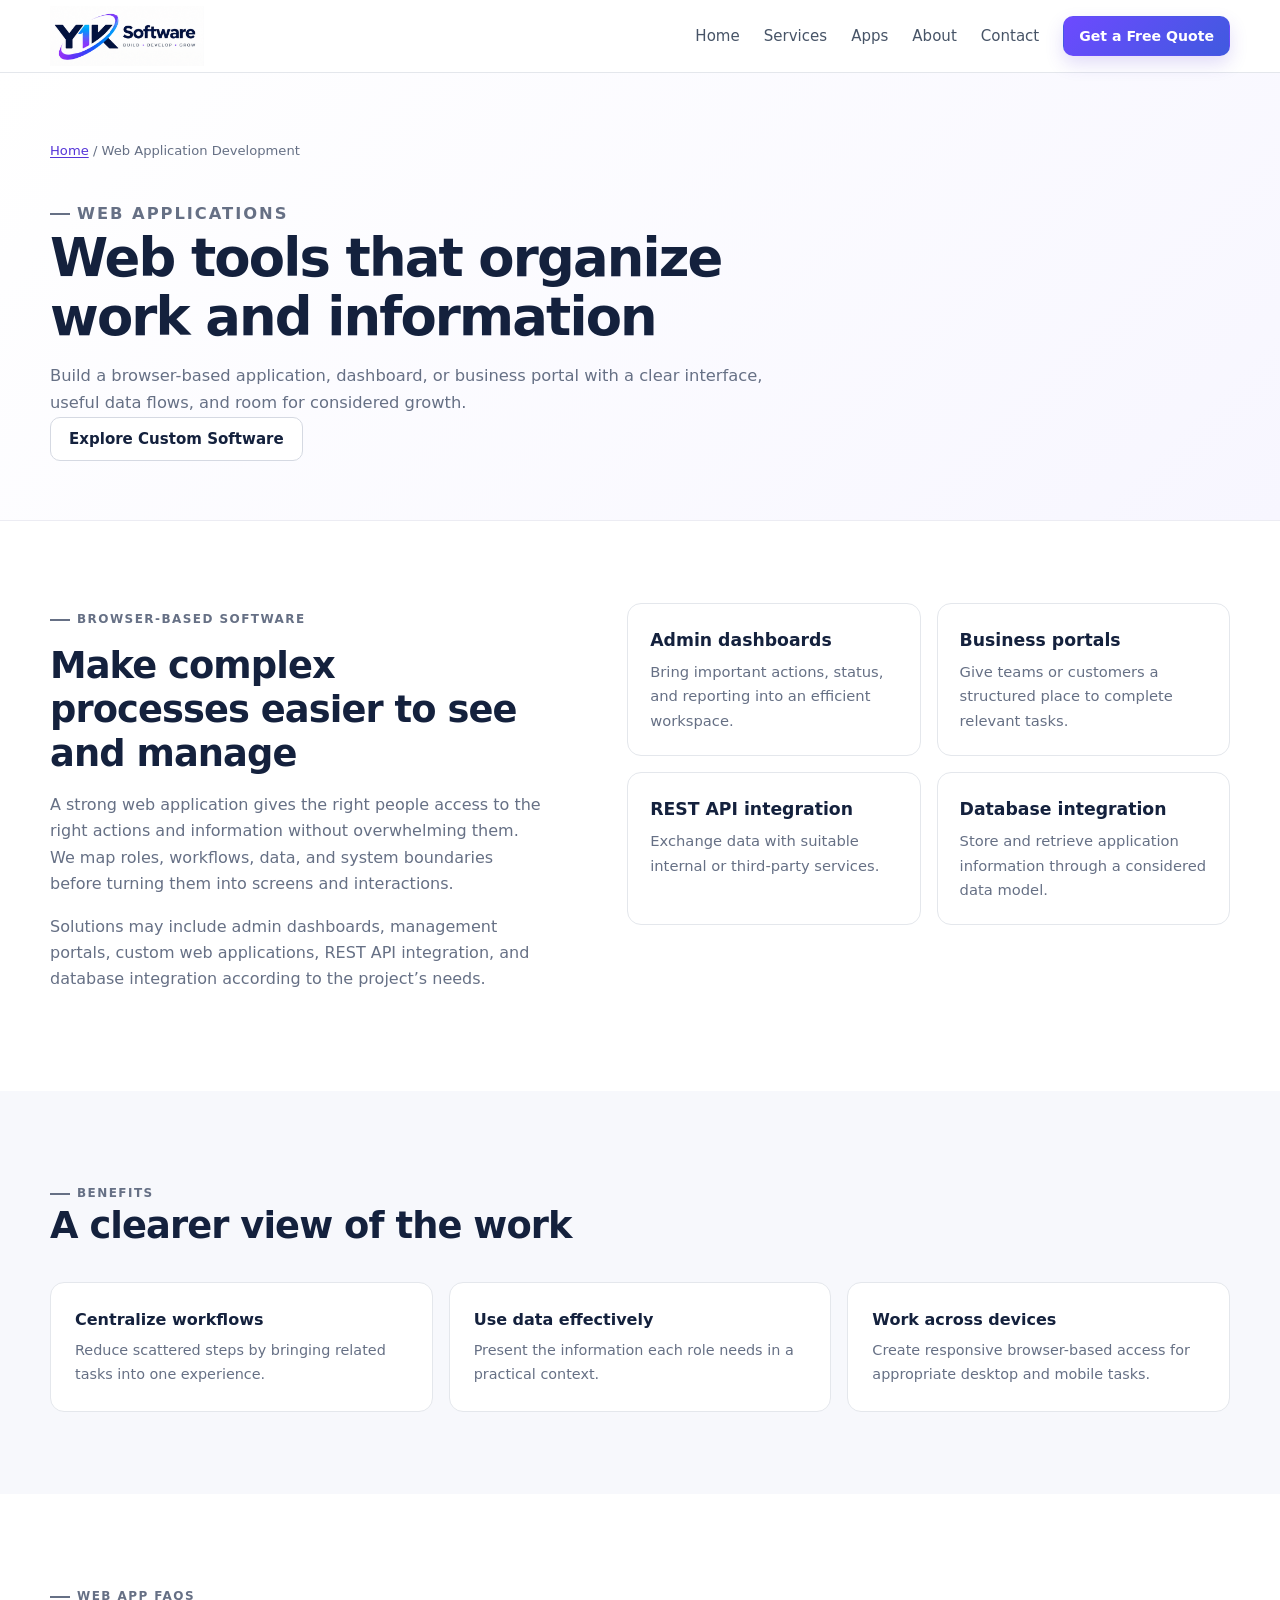
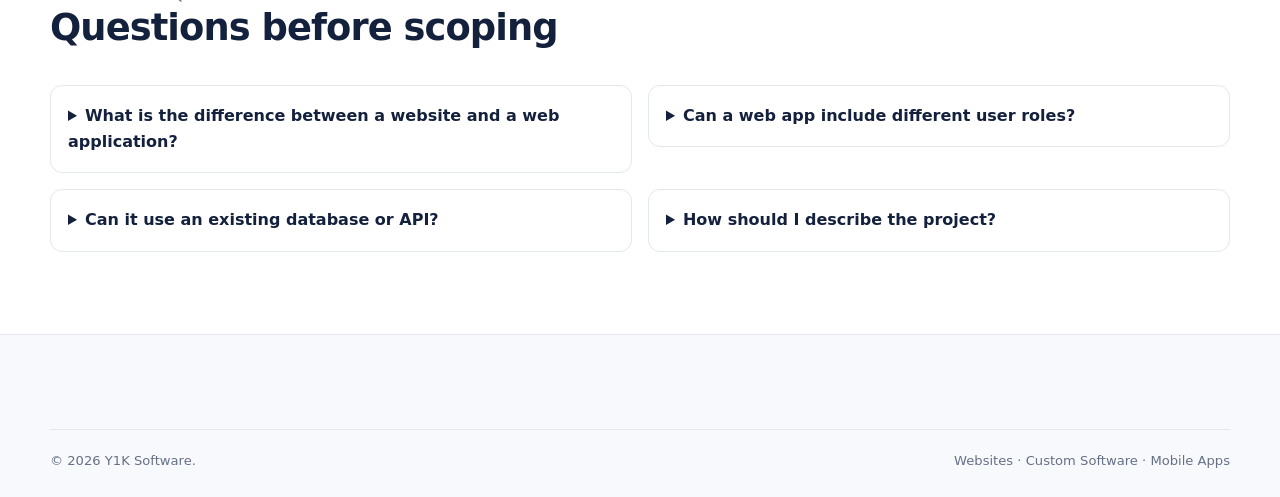
<file: services/web-app-development/index.html>
<!DOCTYPE html><html lang="en"><head><meta charset="utf-8"><meta name="viewport" content="width=device-width,initial-scale=1"><title>Web Application Development | Y1K Software</title><meta name="description" content="Custom web applications, admin dashboards, business portals, REST API and database integration from Y1K Software."><link rel="canonical" href="https://y1ksoftware.in/services/web-app-development/"><meta property="og:type" content="website"><meta property="og:title" content="Web Application Development | Y1K Software"><meta property="og:description" content="Dashboards, portals and web tools created around useful workflows."><meta property="og:url" content="https://y1ksoftware.in/services/web-app-development/"><meta name="twitter:card" content="summary"><link rel="stylesheet" href="/assets/styles.css"><script type="application/ld+json">{"@context":"https://schema.org","@graph":[{"@type":"Service","name":"Web Application Development","serviceType":"Web Application Development","provider":{"@type":"Organization","name":"Y1K Software","url":"https://y1ksoftware.in/"},"url":"https://y1ksoftware.in/services/web-app-development/"},{"@type":"BreadcrumbList","itemListElement":[{"@type":"ListItem","position":1,"name":"Home","item":"https://y1ksoftware.in/"},{"@type":"ListItem","position":2,"name":"Web Application Development","item":"https://y1ksoftware.in/services/web-app-development/"}]}]}</script><link rel="icon" href="/favicon.svg" type="image/svg+xml">
</head><body><a class="skip-link" href="#main">Skip to content</a><header class="site-header"><div class="container nav-wrap"><a class="brand" href="/"><img class="brand-logo" src="/assets/Logo%20and%20Company%20name.png" width="568" height="220" alt="Y1K Software"></a><button class="menu-toggle" type="button" aria-expanded="false" aria-controls="site-nav" aria-label="Open navigation"><span></span></button><nav class="site-nav" id="site-nav" aria-label="Primary navigation"><a href="/">Home</a><a href="/#services">Services</a><a href="/apps/">Apps</a><a href="/#about">About</a><a href="/#contact">Contact</a><a class="button small" href="/#quote">Get a Free Quote</a></nav></div></header>
<main id="main"><section class="page-hero"><div class="container"><nav class="breadcrumbs" aria-label="Breadcrumb"><a href="/">Home</a> / Web Application Development</nav><p class="eyebrow">Web applications</p><h1>Web tools that organize work and information</h1><p>Build a browser-based application, dashboard, or business portal with a clear interface, useful data flows, and room for considered growth.</p><div class="hero-actions"><a class="button secondary" href="/services/software-development/">Explore Custom Software</a></div></div></section>
<section class="section"><div class="container content-grid"><div class="content-block"><p class="eyebrow">Browser-based software</p><h2>Make complex processes easier to see and manage</h2><p>A strong web application gives the right people access to the right actions and information without overwhelming them. We map roles, workflows, data, and system boundaries before turning them into screens and interactions.</p><p>Solutions may include admin dashboards, management portals, custom web applications, REST API integration, and database integration according to the project’s needs.</p></div><div class="benefit-grid"><article class="benefit"><h3>Admin dashboards</h3><p>Bring important actions, status, and reporting into an efficient workspace.</p></article><article class="benefit"><h3>Business portals</h3><p>Give teams or customers a structured place to complete relevant tasks.</p></article><article class="benefit"><h3>REST API integration</h3><p>Exchange data with suitable internal or third-party services.</p></article><article class="benefit"><h3>Database integration</h3><p>Store and retrieve application information through a considered data model.</p></article></div></div></section>
<section class="section soft"><div class="container"><div class="section-heading"><div><p class="eyebrow">Benefits</p><h2>A clearer view of the work</h2></div></div><div class="why-grid"><div class="why-item"><strong>Centralize workflows</strong><p>Reduce scattered steps by bringing related tasks into one experience.</p></div><div class="why-item"><strong>Use data effectively</strong><p>Present the information each role needs in a practical context.</p></div><div class="why-item"><strong>Work across devices</strong><p>Create responsive browser-based access for appropriate desktop and mobile tasks.</p></div></div></div></section>
<section class="section"><div class="container"><div class="section-heading"><div><p class="eyebrow">Web app FAQs</p><h2>Questions before scoping</h2></div></div><div class="faq-grid"><details><summary>What is the difference between a website and a web application?</summary><p>A website mainly presents information, while a web application typically lets users sign in, manage data, or complete an ongoing workflow.</p></details><details><summary>Can a web app include different user roles?</summary><p>Yes. Role-specific access and actions can be planned when the users and permission rules are clearly defined.</p></details><details><summary>Can it use an existing database or API?</summary><p>Possibly. We first review the interface, data model, security requirements, documentation, and technical constraints.</p></details><details><summary>How should I describe the project?</summary><p>Explain who will use it, the steps they take today, the information involved, the problems to remove, and the outcome you want.</p></details></div></div></section></main><footer class="site-footer"><div class="container"><div class="footer-bottom"><span>&copy; 2026 Y1K Software.</span><span><a href="/services/website-development/">Websites</a> · <a href="/services/software-development/">Custom Software</a> · <a href="/services/mobile-app-development/">Mobile Apps</a></span></div></div></footer><script src="/assets/site.js" defer></script></body></html>
</file>
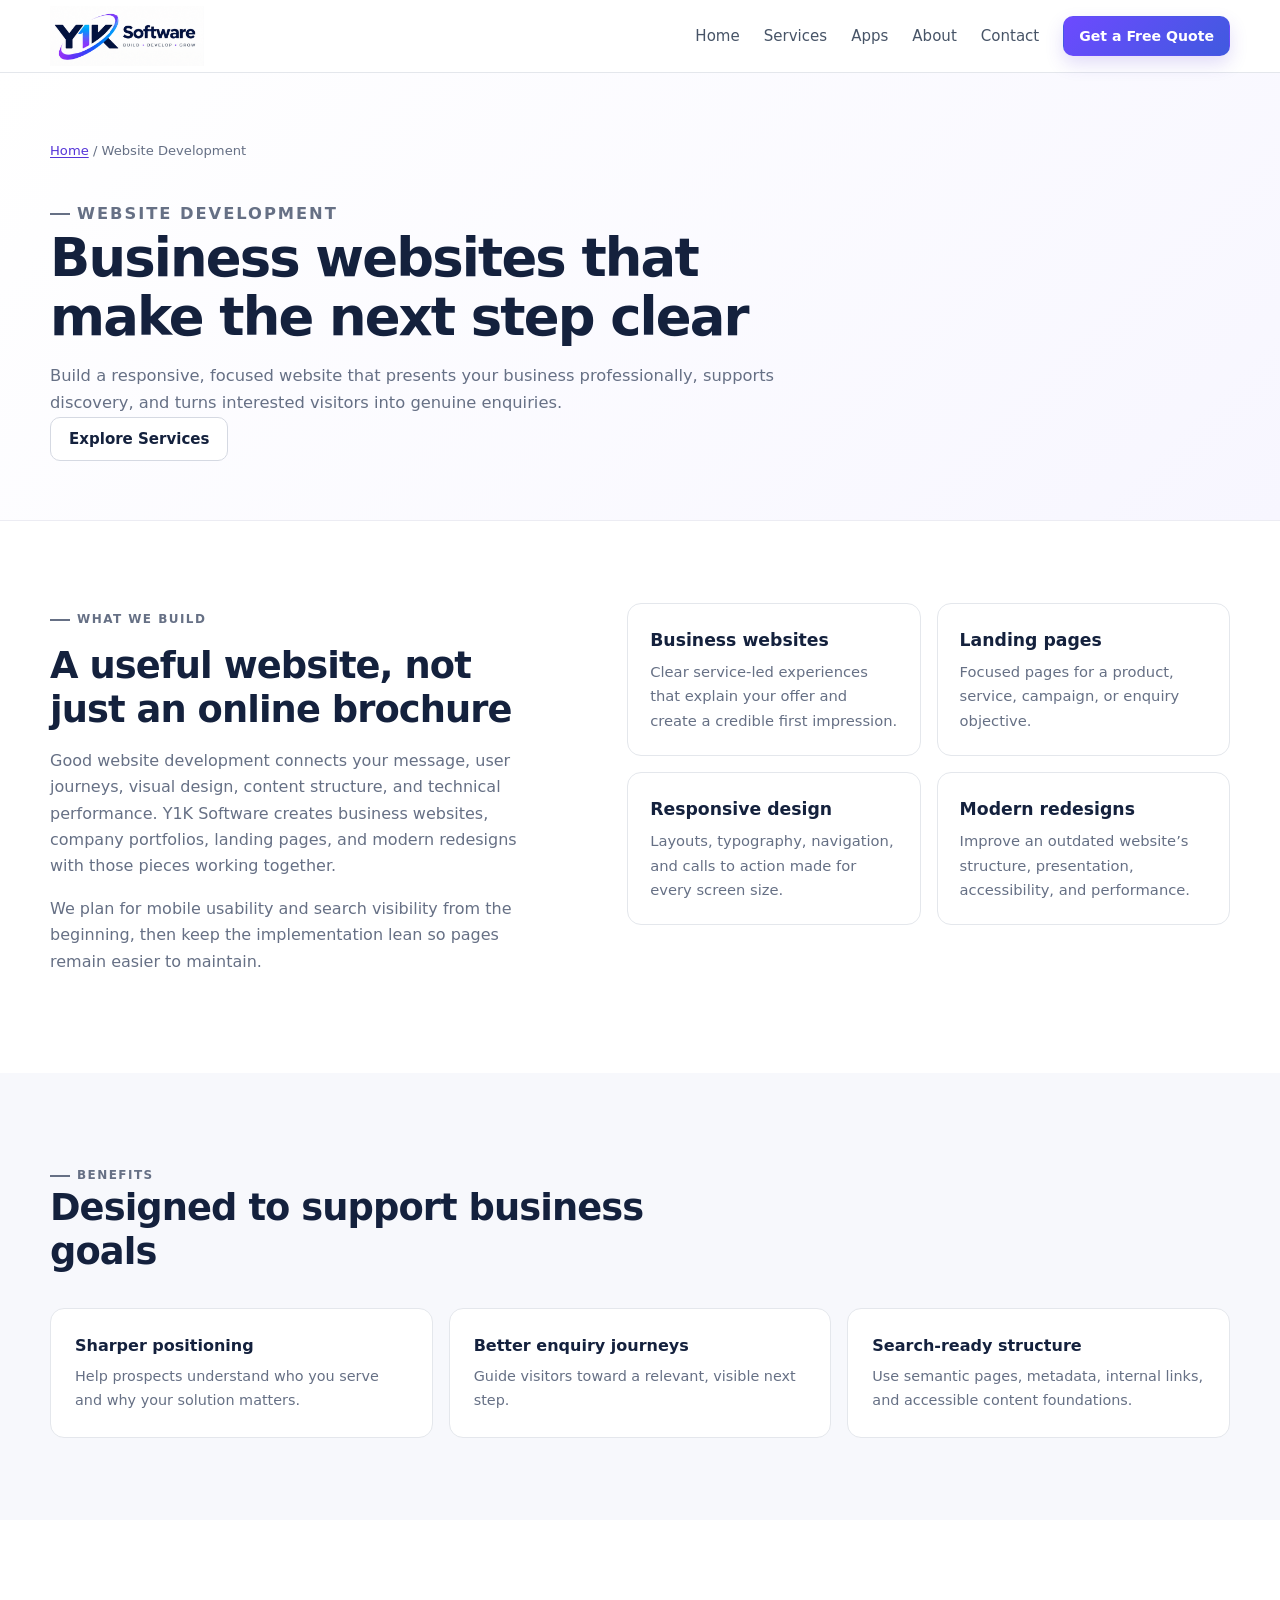
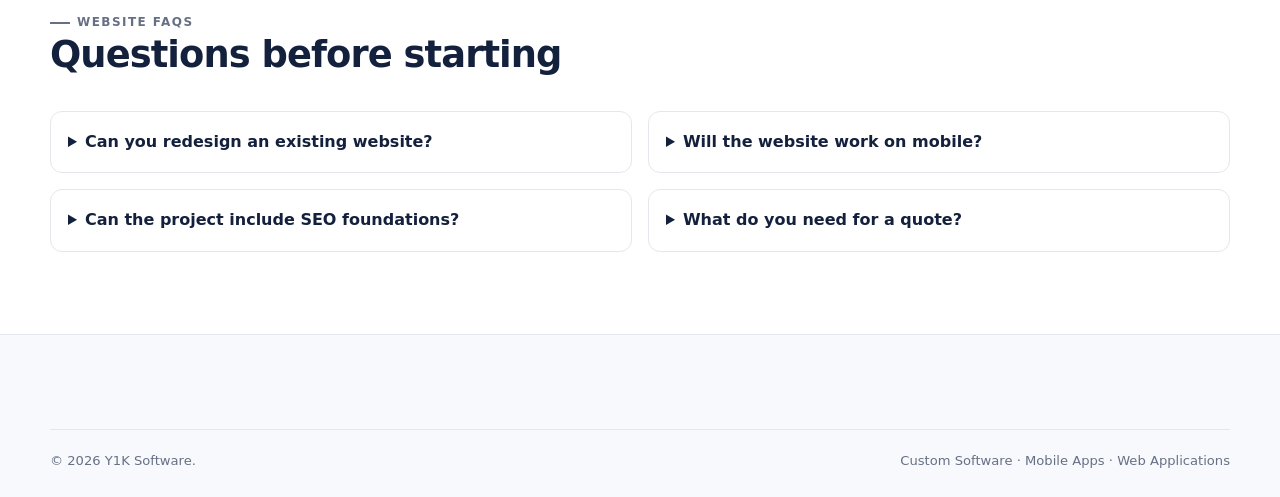
<file: services/website-development/index.html>
<!DOCTYPE html><html lang="en"><head><meta charset="utf-8"><meta name="viewport" content="width=device-width,initial-scale=1"><title>Website Development Services | Y1K Software</title><meta name="description" content="Professional business websites, landing pages and website redesign services from Y1K Software. Request a website development quote."><link rel="canonical" href="https://y1ksoftware.in/services/website-development/"><meta property="og:type" content="website"><meta property="og:title" content="Website Development Services | Y1K Software"><meta property="og:description" content="Responsive business websites designed for clarity, credibility and conversion."><meta property="og:url" content="https://y1ksoftware.in/services/website-development/"><meta name="twitter:card" content="summary"><link rel="stylesheet" href="/assets/styles.css"><script type="application/ld+json">{"@context":"https://schema.org","@graph":[{"@type":"Service","name":"Website Development Services","serviceType":"Website Development","provider":{"@type":"Organization","name":"Y1K Software","url":"https://y1ksoftware.in/"},"url":"https://y1ksoftware.in/services/website-development/"},{"@type":"BreadcrumbList","itemListElement":[{"@type":"ListItem","position":1,"name":"Home","item":"https://y1ksoftware.in/"},{"@type":"ListItem","position":2,"name":"Website Development","item":"https://y1ksoftware.in/services/website-development/"}]}]}</script><link rel="icon" href="/favicon.svg" type="image/svg+xml">
</head><body><a class="skip-link" href="#main">Skip to content</a>
<header class="site-header"><div class="container nav-wrap"><a class="brand" href="/"><img class="brand-logo" src="/assets/Logo%20and%20Company%20name.png" width="568" height="220" alt="Y1K Software"></a><button class="menu-toggle" type="button" aria-expanded="false" aria-controls="site-nav" aria-label="Open navigation"><span></span></button><nav class="site-nav" id="site-nav" aria-label="Primary navigation"><a href="/">Home</a><a href="/#services">Services</a><a href="/apps/">Apps</a><a href="/#about">About</a><a href="/#contact">Contact</a><a class="button small" href="/#quote">Get a Free Quote</a></nav></div></header>
<main id="main"><section class="page-hero"><div class="container"><nav class="breadcrumbs" aria-label="Breadcrumb"><a href="/">Home</a> / Website Development</nav><p class="eyebrow">Website development</p><h1>Business websites that make the next step clear</h1><p>Build a responsive, focused website that presents your business professionally, supports discovery, and turns interested visitors into genuine enquiries.</p><div class="hero-actions"><a class="button secondary" href="/#services">Explore Services</a></div></div></section>
<section class="section"><div class="container content-grid"><div class="content-block"><p class="eyebrow">What we build</p><h2>A useful website, not just an online brochure</h2><p>Good website development connects your message, user journeys, visual design, content structure, and technical performance. Y1K Software creates business websites, company portfolios, landing pages, and modern redesigns with those pieces working together.</p><p>We plan for mobile usability and search visibility from the beginning, then keep the implementation lean so pages remain easier to maintain.</p></div><div class="benefit-grid"><article class="benefit"><h3>Business websites</h3><p>Clear service-led experiences that explain your offer and create a credible first impression.</p></article><article class="benefit"><h3>Landing pages</h3><p>Focused pages for a product, service, campaign, or enquiry objective.</p></article><article class="benefit"><h3>Responsive design</h3><p>Layouts, typography, navigation, and calls to action made for every screen size.</p></article><article class="benefit"><h3>Modern redesigns</h3><p>Improve an outdated website’s structure, presentation, accessibility, and performance.</p></article></div></div></section>
<section class="section soft"><div class="container"><div class="section-heading"><div><p class="eyebrow">Benefits</p><h2>Designed to support business goals</h2></div></div><div class="why-grid"><div class="why-item"><strong>Sharper positioning</strong><p>Help prospects understand who you serve and why your solution matters.</p></div><div class="why-item"><strong>Better enquiry journeys</strong><p>Guide visitors toward a relevant, visible next step.</p></div><div class="why-item"><strong>Search-ready structure</strong><p>Use semantic pages, metadata, internal links, and accessible content foundations.</p></div></div></div></section>
<section class="section"><div class="container"><div class="section-heading"><div><p class="eyebrow">Website FAQs</p><h2>Questions before starting</h2></div></div><div class="faq-grid"><details><summary>Can you redesign an existing website?</summary><p>Yes. The first step is to review the current structure, content, technical constraints, and business goals before defining the redesign scope.</p></details><details><summary>Will the website work on mobile?</summary><p>Responsive behavior is part of the development approach, including readable content, touch-friendly navigation, and adaptable layouts.</p></details><details><summary>Can the project include SEO foundations?</summary><p>Yes. Technical structure, descriptive metadata, internal linking, useful page content, and performance can be planned into the build. Rankings cannot be guaranteed.</p></details><details><summary>What do you need for a quote?</summary><p>Share your goals, required pages or features, current website if one exists, and any timing considerations.</p></details></div></div></section></main><footer class="site-footer"><div class="container"><div class="footer-bottom"><span>&copy; 2026 Y1K Software.</span><span><a href="/services/software-development/">Custom Software</a> · <a href="/services/mobile-app-development/">Mobile Apps</a> · <a href="/services/web-app-development/">Web Applications</a></span></div></div></footer><script src="/assets/site.js" defer></script></body></html>
</file>
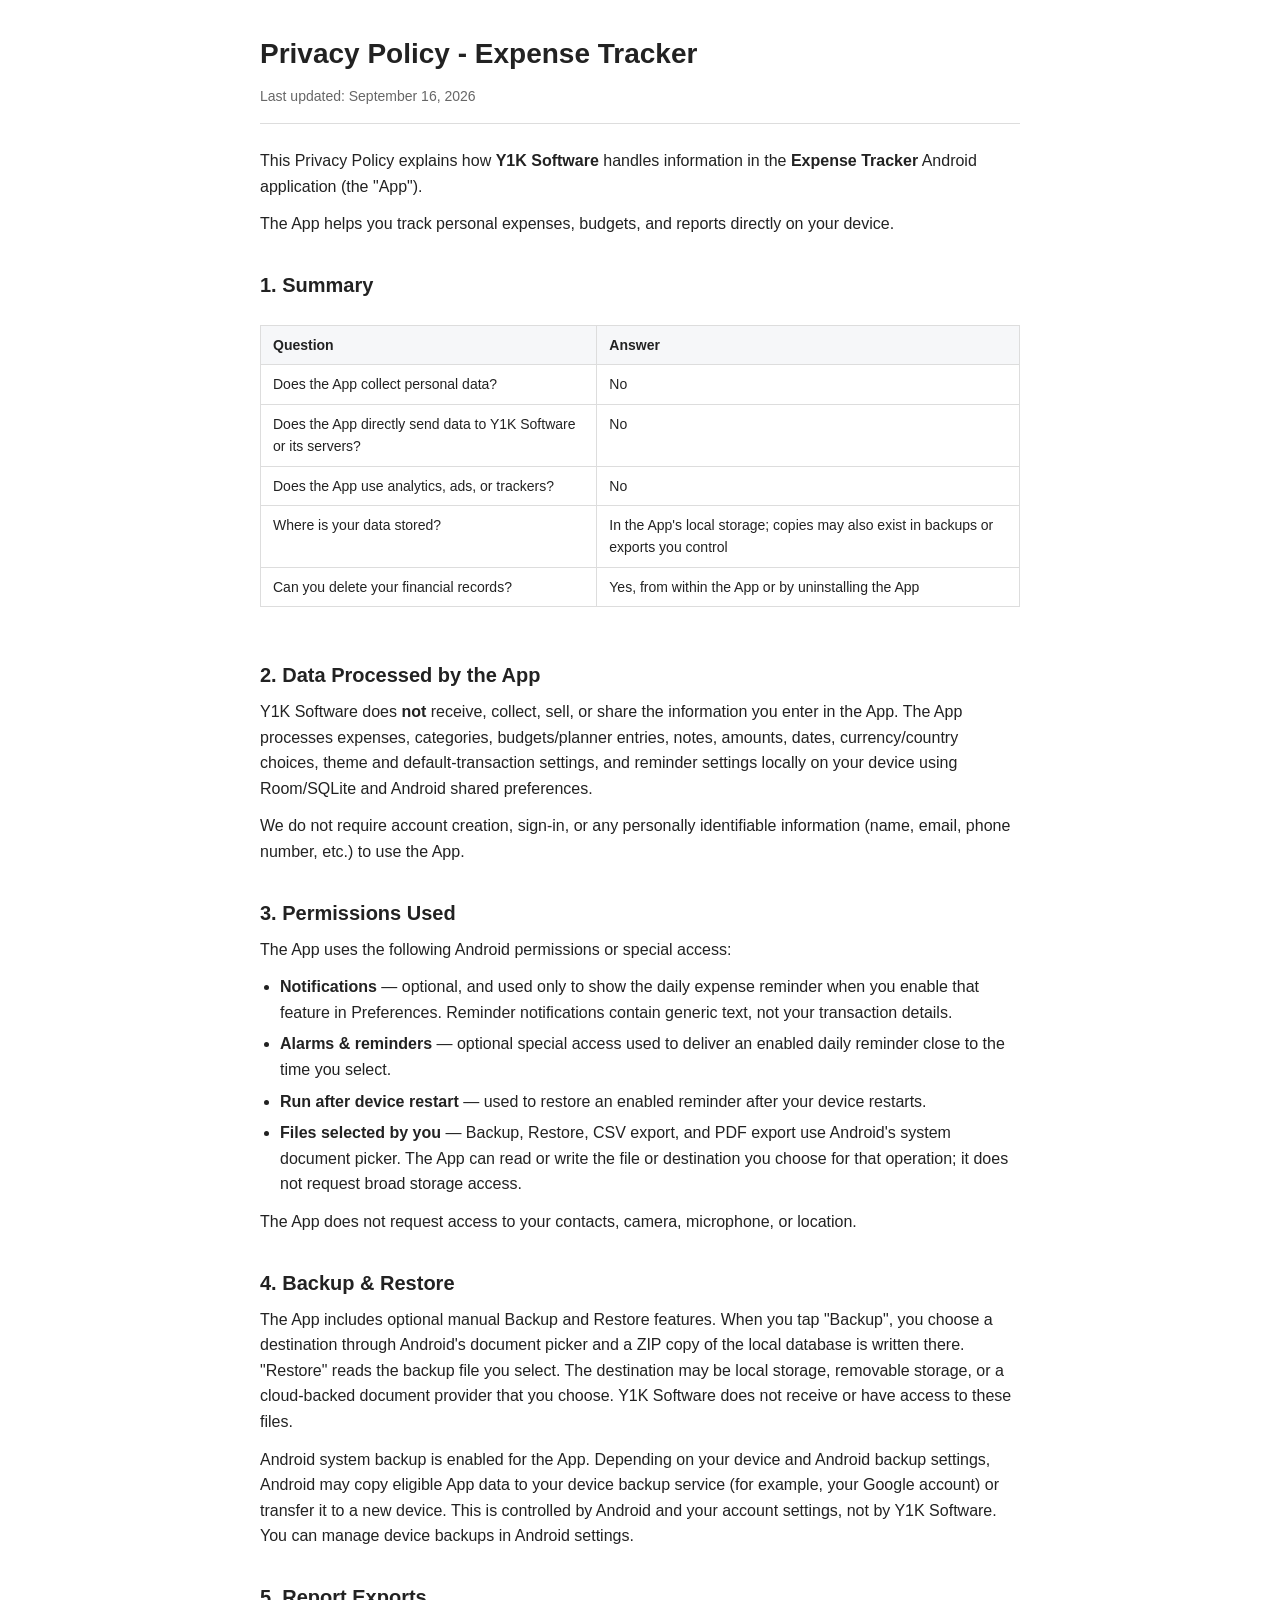
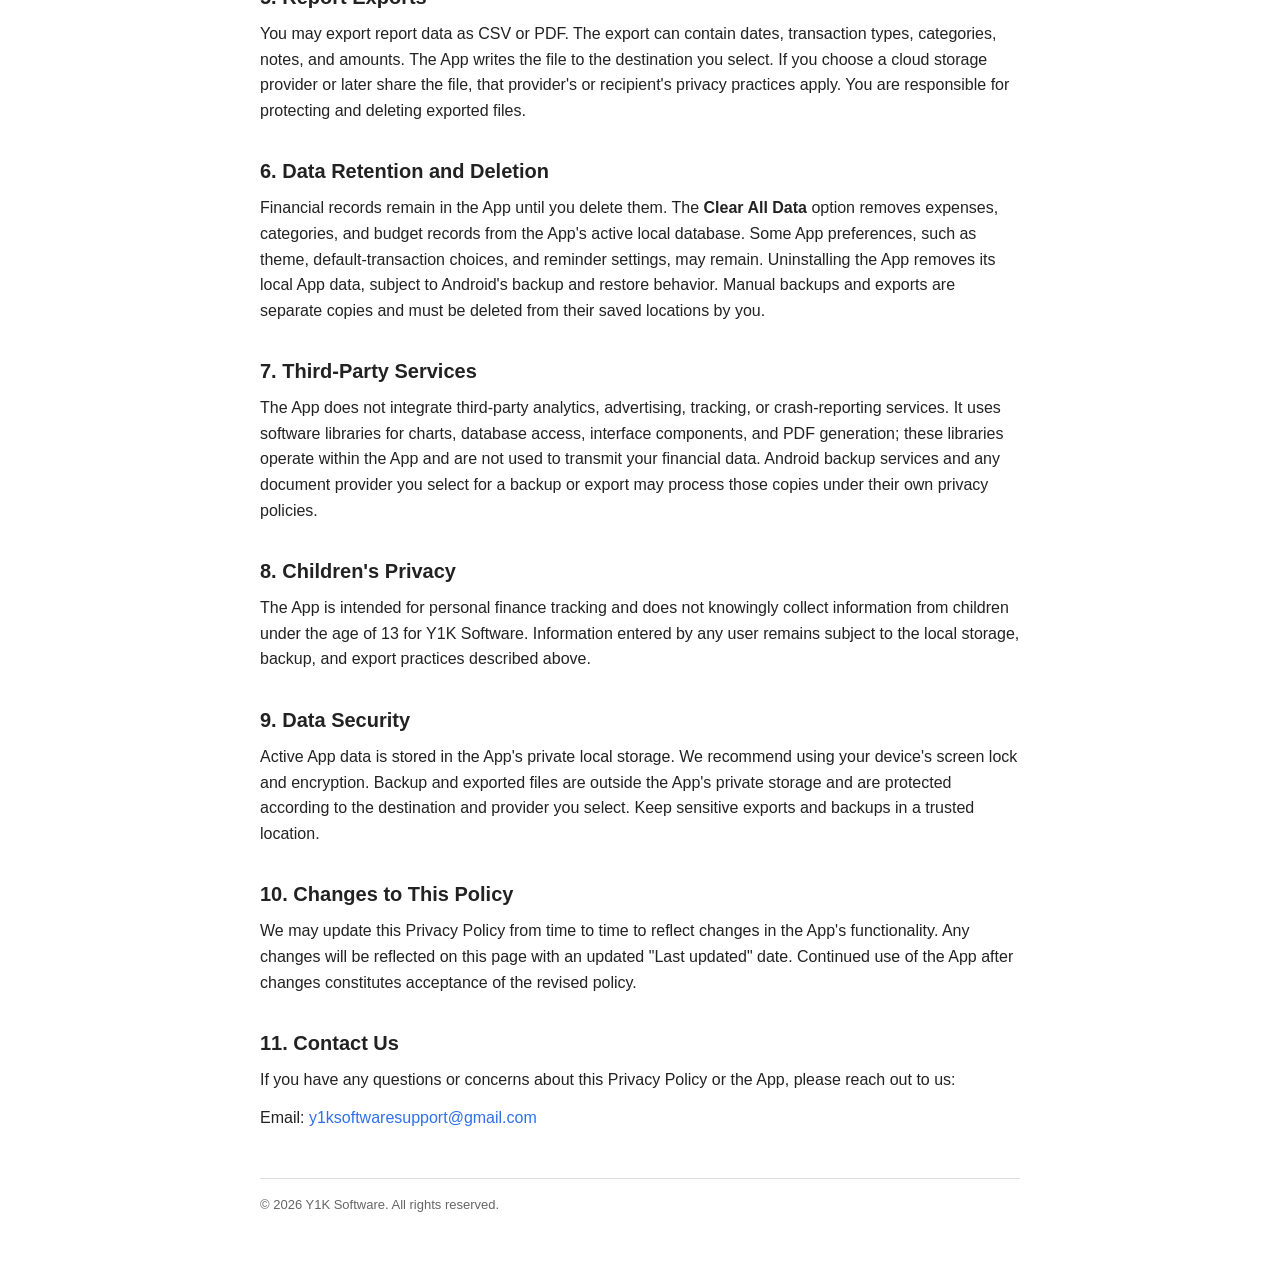
<file: apps/ExpenseTracker/privacy-policy.html>
<!DOCTYPE html>
<html lang="en">
<head>
    <meta charset="UTF-8">
    <meta name="viewport" content="width=device-width, initial-scale=1.0">
    <meta name="description" content="Privacy Policy for Expense Tracker by Y1K Software.">
    <title>Privacy Policy - Expense Tracker</title>
    <meta name="description" content="Privacy policy for the Expense Tracker Android application by Y1K Software.">
    <link rel="canonical" href="https://y1ksoftware.in/apps/ExpenseTracker/privacy-policy.html">
    <style>
        :root {
            --color-text: #222222;
            --color-muted: #666666;
            --color-border: #dddddd;
            --color-bg: #ffffff;
            --color-accent: #2f6fed;
            --max-width: 800px;
        }

        * {
            box-sizing: border-box;
        }

        body {
            margin: 0;
            padding: 0;
            font-family: -apple-system, BlinkMacSystemFont, "Segoe UI", Roboto,
                         Helvetica, Arial, sans-serif;
            color: var(--color-text);
            background: var(--color-bg);
            line-height: 1.6;
        }

        .container {
            max-width: var(--max-width);
            margin: 0 auto;
            padding: 32px 20px 64px;
        }

        header.page-header {
            border-bottom: 1px solid var(--color-border);
            padding-bottom: 16px;
            margin-bottom: 24px;
        }

        h1 {
            font-size: 28px;
            margin: 0 0 8px;
        }

        .subtitle {
            color: var(--color-muted);
            font-size: 14px;
            margin: 0;
        }

        h2 {
            font-size: 20px;
            margin-top: 32px;
            margin-bottom: 8px;
            color: var(--color-text);
        }

        p {
            margin: 0 0 12px;
        }

        ul {
            margin: 0 0 12px;
            padding-left: 20px;
        }

        li {
            margin-bottom: 6px;
        }

        a {
            color: var(--color-accent);
            text-decoration: none;
        }

        a:hover {
            text-decoration: underline;
        }

        .table-wrapper {
            width: 100%;
            overflow-x: auto;
            -webkit-overflow-scrolling: touch;
            margin: 12px 0 20px;
        }

        .badge-table {
            min-width: 320px;
            width: 100%;
            margin: 12px 0 20px;
            border-collapse: collapse;
        }

        .badge-table th,
        .badge-table td {
            text-align: left;
            padding: 8px 12px;
            border: 1px solid var(--color-border);
            font-size: 14px;
            vertical-align: top;
        }

        .badge-table th {
            background: #f6f7f9;
        }

        footer {
            margin-top: 48px;
            padding-top: 16px;
            border-top: 1px solid var(--color-border);
            color: var(--color-muted);
            font-size: 13px;
        }

        @media (max-width: 600px) {
            .container {
                padding: 24px 16px 48px;
            }

            h1 {
                font-size: 24px;
            }

            h2 {
                font-size: 19px;
                margin-top: 28px;
            }

            p, li {
                font-size: 15px;
            }

            .badge-table th,
            .badge-table td {
                padding: 6px 10px;
                font-size: 13px;
            }
        }
    </style>
<link rel="icon" href="/favicon.svg" type="image/svg+xml">
</head>

<body>
    <div class="container">

        <header class="page-header">
            <h1>Privacy Policy - Expense Tracker</h1>
            <p class="subtitle">Last updated: September 16, 2026</p>
        </header>

        <p>
            This Privacy Policy explains how <strong>Y1K Software</strong> handles
            information in the <strong>Expense Tracker</strong> Android application
            (the "App").
        </p>

        <p>
            The App helps you track personal expenses, budgets, and reports directly
            on your device.
        </p>

        <h2>1. Summary</h2>

        <div class="table-wrapper">
            <table class="badge-table">
                <tbody>
                <tr>
                    <th>Question</th>
                    <th>Answer</th>
                </tr>
                <tr>
                    <td>Does the App collect personal data?</td>
                    <td>No</td>
                </tr>
                <tr>
                    <td>Does the App directly send data to Y1K Software or its servers?</td>
                    <td>No</td>
                </tr>
                <tr>
                    <td>Does the App use analytics, ads, or trackers?</td>
                    <td>No</td>
                </tr>
                <tr>
                    <td>Where is your data stored?</td>
                    <td>In the App's local storage; copies may also exist in backups or exports you control</td>
                </tr>
                <tr>
                    <td>Can you delete your financial records?</td>
                    <td>Yes, from within the App or by uninstalling the App</td>
                </tr>
                </tbody>
            </table>
        </div>

        <h2>2. Data Processed by the App</h2>

        <p>
            Y1K Software does <strong>not</strong> receive, collect, sell, or share the
            information you enter in the App. The App processes expenses, categories,
            budgets/planner entries, notes, amounts, dates, currency/country choices,
            theme and default-transaction settings, and reminder settings locally on
            your device using Room/SQLite and Android shared preferences.
        </p>

        <p>
            We do not require account creation, sign-in, or any personally identifiable
            information (name, email, phone number, etc.) to use the App.
        </p>

        <h2>3. Permissions Used</h2>

        <p>The App uses the following Android permissions or special access:</p>

        <ul>
            <li>
                <strong>Notifications</strong> — optional, and used only to show the
                daily expense reminder when you enable that feature in Preferences.
                Reminder notifications contain generic text, not your transaction details.
            </li>
            <li>
                <strong>Alarms &amp; reminders</strong> — optional special access used
                to deliver an enabled daily reminder close to the time you select.
            </li>
            <li>
                <strong>Run after device restart</strong> — used to restore an enabled
                reminder after your device restarts.
            </li>
            <li>
                <strong>Files selected by you</strong> — Backup, Restore, CSV export,
                and PDF export use Android's system document picker. The App can read
                or write the file or destination you choose for that operation; it
                does not request broad storage access.
            </li>
        </ul>

        <p>
            The App does not request access to your contacts, camera, microphone,
            or location.
        </p>

        <h2>4. Backup &amp; Restore</h2>

        <p>
            The App includes optional manual Backup and Restore features. When you tap
            "Backup", you choose a destination through Android's document picker and a
            ZIP copy of the local database is written there. "Restore" reads the
            backup file you select. The destination may be local storage, removable
            storage, or a cloud-backed document provider that you choose. Y1K Software
            does not receive or have access to these files.
        </p>

        <p>
            Android system backup is enabled for the App. Depending on your device and
            Android backup settings, Android may copy eligible App data to your device
            backup service (for example, your Google account) or transfer it to a new
            device. This is controlled by Android and your account settings, not by
            Y1K Software. You can manage device backups in Android settings.
        </p>

        <h2>5. Report Exports</h2>

        <p>
            You may export report data as CSV or PDF. The export can contain dates,
            transaction types, categories, notes, and amounts. The App writes the file
            to the destination you select. If you choose a cloud storage provider or
            later share the file, that provider's or recipient's privacy practices
            apply. You are responsible for protecting and deleting exported files.
        </p>

        <h2>6. Data Retention and Deletion</h2>

        <p>
            Financial records remain in the App until you delete them. The
            <strong>Clear All Data</strong> option removes expenses, categories, and
            budget records from the App's active local database. Some App preferences,
            such as theme, default-transaction choices, and reminder settings, may
            remain. Uninstalling the App removes its local App data, subject to
            Android's backup and restore behavior. Manual backups and exports are
            separate copies and must be deleted from their saved locations by you.
        </p>

        <h2>7. Third-Party Services</h2>

        <p>
            The App does not integrate third-party analytics, advertising, tracking,
            or crash-reporting services. It uses software libraries for charts,
            database access, interface components, and PDF generation; these libraries
            operate within the App and are not used to transmit your financial data.
            Android backup services and any document provider you select for a backup
            or export may process those copies under their own privacy policies.
        </p>

        <h2>8. Children's Privacy</h2>

        <p>
            The App is intended for personal finance tracking and does not knowingly
            collect information from children under the age of 13 for Y1K Software.
            Information entered by any user remains subject to the local storage,
            backup, and export practices described above.
        </p>

        <h2>9. Data Security</h2>

        <p>
            Active App data is stored in the App's private local storage. We recommend
            using your device's screen lock and encryption. Backup and exported files
            are outside the App's private storage and are protected according to the
            destination and provider you select. Keep sensitive exports and backups
            in a trusted location.
        </p>

        <h2>10. Changes to This Policy</h2>

        <p>
            We may update this Privacy Policy from time to time to reflect changes in
            the App's functionality. Any changes will be reflected on this page with
            an updated "Last updated" date. Continued use of the App after changes
            constitutes acceptance of the revised policy.
        </p>

        <h2>11. Contact Us</h2>

        <p>
            If you have any questions or concerns about this Privacy Policy or the
            App, please reach out to us:
        </p>

        <p>
            Email:
            <a href="mailto:y1ksoftwaresupport@gmail.com">y1ksoftwaresupport@gmail.com</a>
        </p>

        <footer>
            &copy; 2026 Y1K Software. All rights reserved.
        </footer>

    </div>
</body>
</html>
</file>
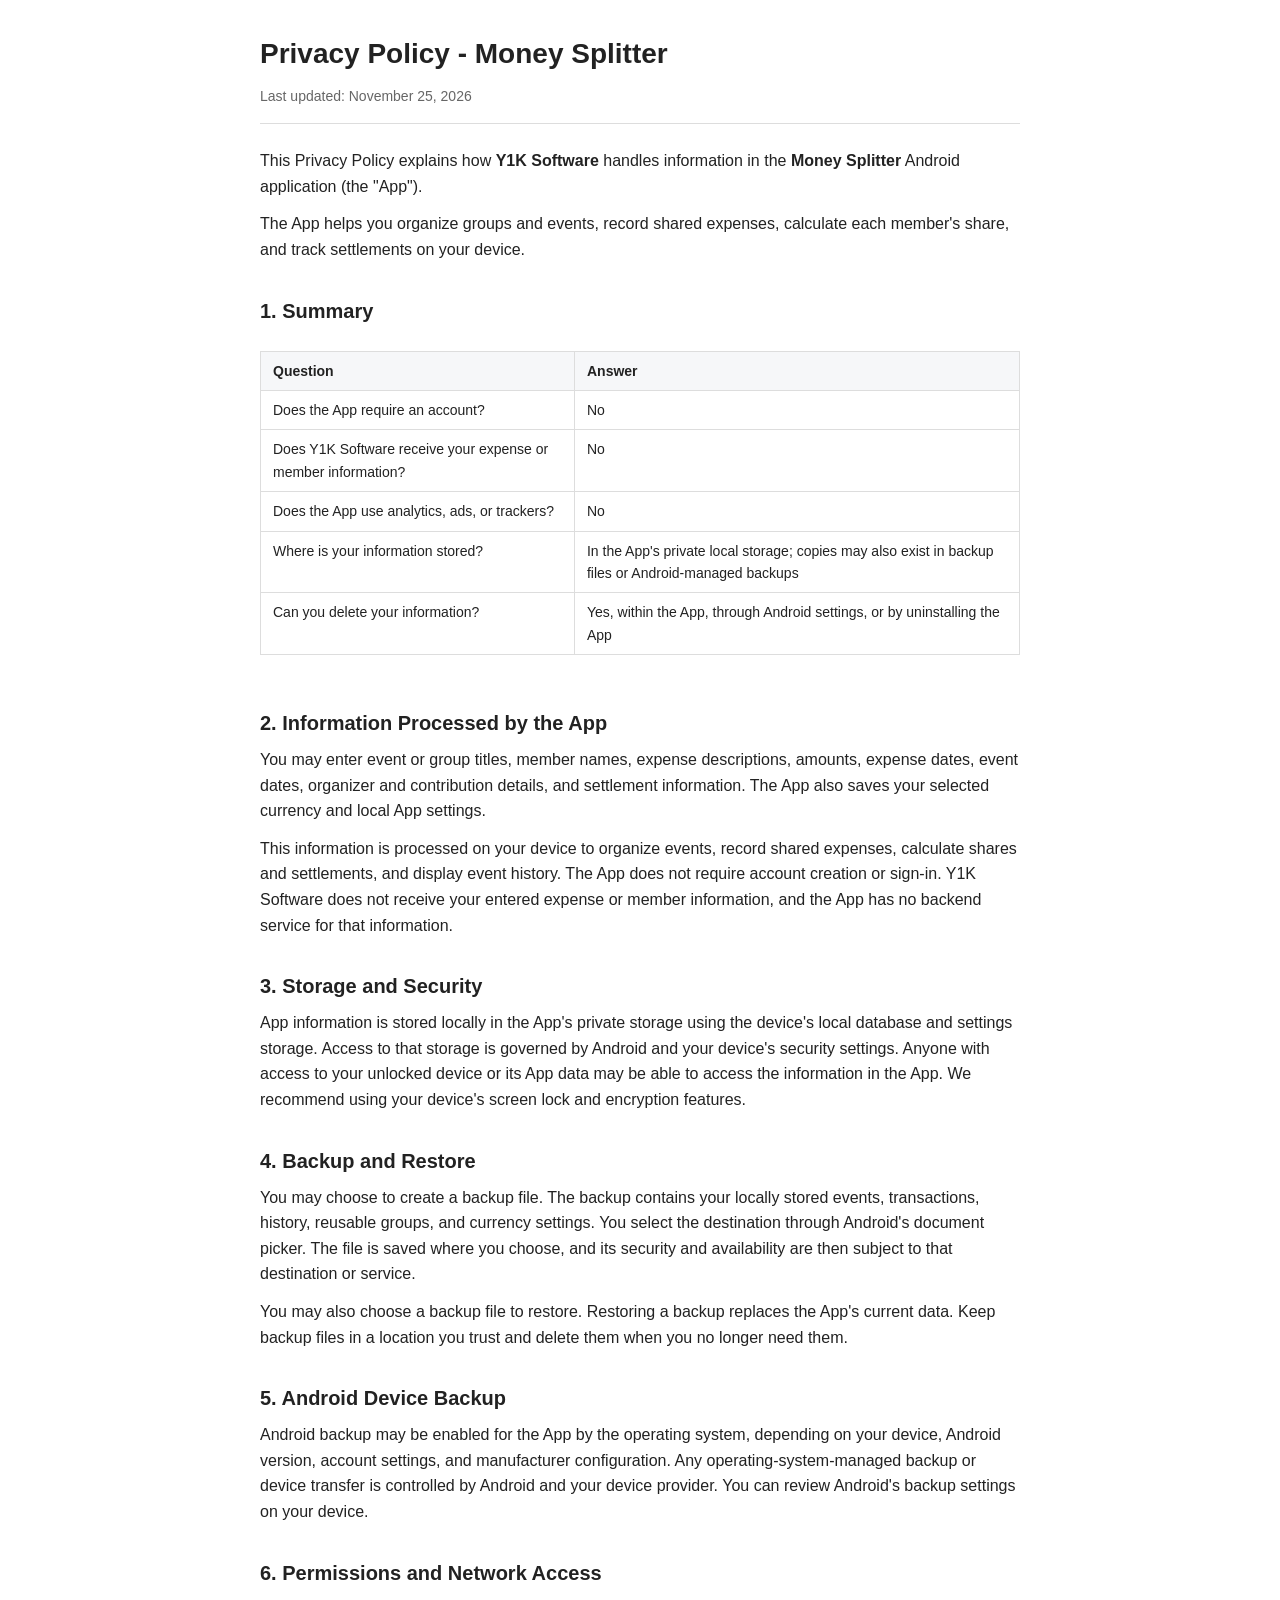
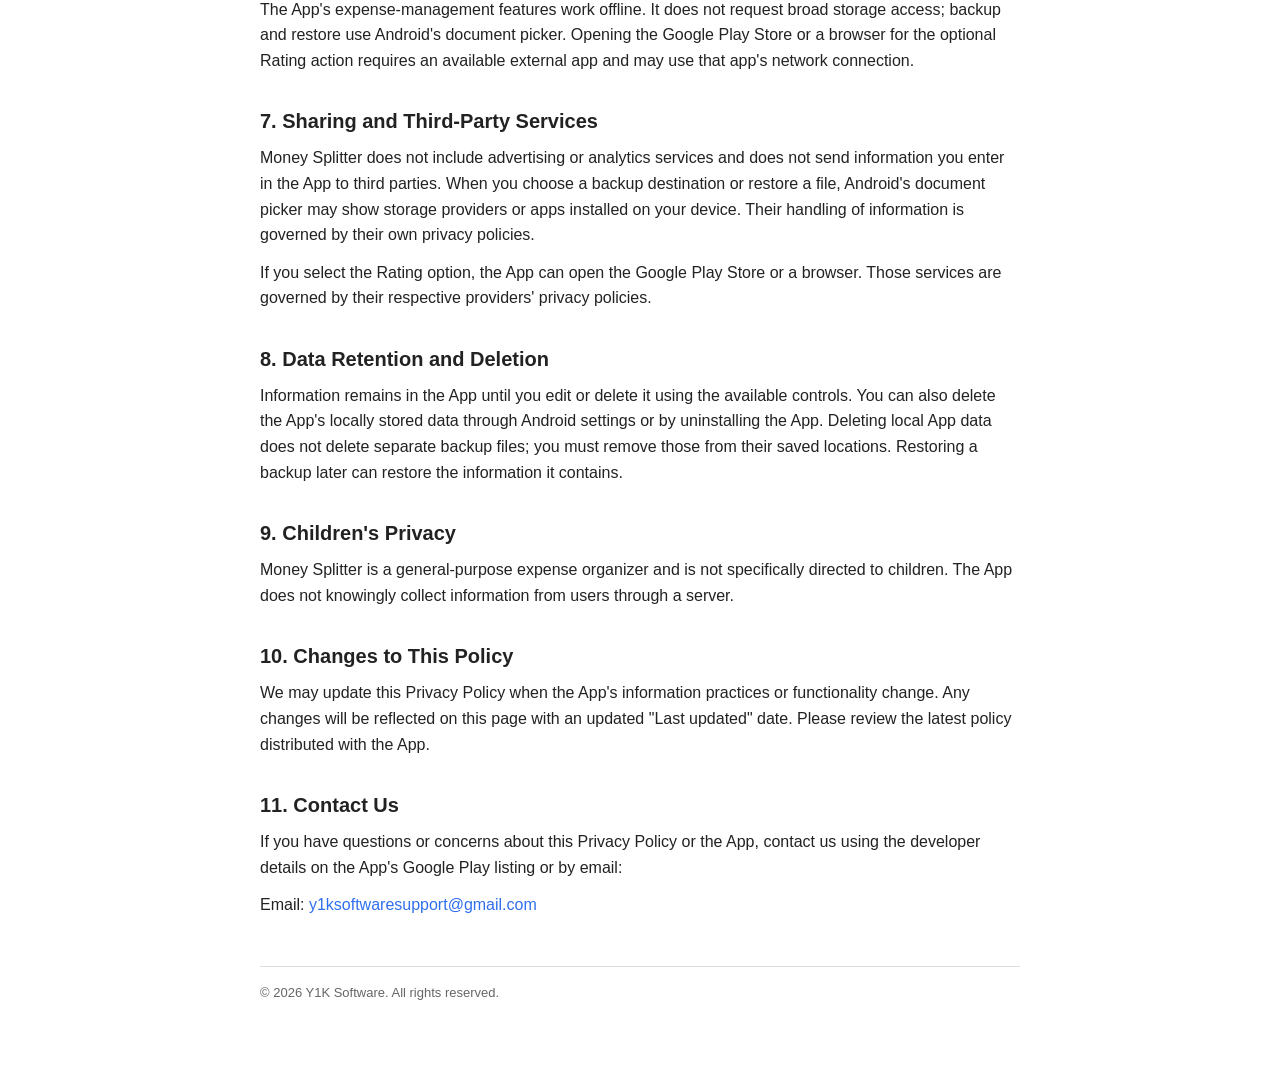
<file: apps/MoneySplitter/privacy-policy.html>
<!DOCTYPE html>
<html lang="en">
<head>
    <meta charset="UTF-8">
    <meta name="viewport" content="width=device-width, initial-scale=1.0">
    <meta name="description" content="Privacy policy for the Money Splitter Android application by Y1K Software.">
    <title>Privacy Policy - Money Splitter</title>
    <link rel="canonical" href="https://y1ksoftware.in/apps/MoneySplitter/privacy-policy.html">
    <style>
        :root {
            --color-text: #222222;
            --color-muted: #666666;
            --color-border: #dddddd;
            --color-bg: #ffffff;
            --color-accent: #2f6fed;
            --max-width: 800px;
        }

        * {
            box-sizing: border-box;
        }

        body {
            margin: 0;
            padding: 0;
            font-family: -apple-system, BlinkMacSystemFont, "Segoe UI", Roboto,
                         Helvetica, Arial, sans-serif;
            color: var(--color-text);
            background: var(--color-bg);
            line-height: 1.6;
        }

        .container {
            max-width: var(--max-width);
            margin: 0 auto;
            padding: 32px 20px 64px;
        }

        header.page-header {
            border-bottom: 1px solid var(--color-border);
            padding-bottom: 16px;
            margin-bottom: 24px;
        }

        h1 {
            font-size: 28px;
            margin: 0 0 8px;
        }

        .subtitle {
            color: var(--color-muted);
            font-size: 14px;
            margin: 0;
        }

        h2 {
            font-size: 20px;
            margin-top: 32px;
            margin-bottom: 8px;
            color: var(--color-text);
        }

        p {
            margin: 0 0 12px;
        }

        ul {
            margin: 0 0 12px;
            padding-left: 20px;
        }

        li {
            margin-bottom: 6px;
        }

        a {
            color: var(--color-accent);
            text-decoration: none;
        }

        a:hover {
            text-decoration: underline;
        }

        .table-wrapper {
            width: 100%;
            overflow-x: auto;
            -webkit-overflow-scrolling: touch;
            margin: 12px 0 20px;
        }

        .badge-table {
            min-width: 320px;
            width: 100%;
            margin: 12px 0 20px;
            border-collapse: collapse;
        }

        .badge-table th,
        .badge-table td {
            text-align: left;
            padding: 8px 12px;
            border: 1px solid var(--color-border);
            font-size: 14px;
            vertical-align: top;
        }

        .badge-table th {
            background: #f6f7f9;
        }

        footer {
            margin-top: 48px;
            padding-top: 16px;
            border-top: 1px solid var(--color-border);
            color: var(--color-muted);
            font-size: 13px;
        }

        @media (max-width: 600px) {
            .container {
                padding: 24px 16px 48px;
            }

            h1 {
                font-size: 24px;
            }

            h2 {
                font-size: 19px;
                margin-top: 28px;
            }

            p, li {
                font-size: 15px;
            }

            .badge-table th,
            .badge-table td {
                padding: 6px 10px;
                font-size: 13px;
            }
        }
    </style>
    <link rel="icon" href="/favicon.svg" type="image/svg+xml">
</head>

<body>
    <div class="container">

        <header class="page-header">
            <h1>Privacy Policy - Money Splitter</h1>
            <p class="subtitle">Last updated: November 25, 2026</p>
        </header>

        <p>
            This Privacy Policy explains how <strong>Y1K Software</strong> handles
            information in the <strong>Money Splitter</strong> Android application
            (the "App").
        </p>

        <p>
            The App helps you organize groups and events, record shared expenses,
            calculate each member's share, and track settlements on your device.
        </p>

        <h2>1. Summary</h2>

        <div class="table-wrapper">
            <table class="badge-table">
                <tbody>
                <tr>
                    <th>Question</th>
                    <th>Answer</th>
                </tr>
                <tr>
                    <td>Does the App require an account?</td>
                    <td>No</td>
                </tr>
                <tr>
                    <td>Does Y1K Software receive your expense or member information?</td>
                    <td>No</td>
                </tr>
                <tr>
                    <td>Does the App use analytics, ads, or trackers?</td>
                    <td>No</td>
                </tr>
                <tr>
                    <td>Where is your information stored?</td>
                    <td>In the App's private local storage; copies may also exist in backup files or Android-managed backups</td>
                </tr>
                <tr>
                    <td>Can you delete your information?</td>
                    <td>Yes, within the App, through Android settings, or by uninstalling the App</td>
                </tr>
                </tbody>
            </table>
        </div>

        <h2>2. Information Processed by the App</h2>

        <p>
            You may enter event or group titles, member names, expense descriptions,
            amounts, expense dates, event dates, organizer and contribution details,
            and settlement information. The App also saves your selected currency and
            local App settings.
        </p>

        <p>
            This information is processed on your device to organize events, record
            shared expenses, calculate shares and settlements, and display event
            history. The App does not require account creation or sign-in. Y1K Software
            does not receive your entered expense or member information, and the App
            has no backend service for that information.
        </p>

        <h2>3. Storage and Security</h2>

        <p>
            App information is stored locally in the App's private storage using the
            device's local database and settings storage. Access to that storage is
            governed by Android and your device's security settings. Anyone with
            access to your unlocked device or its App data may be able to access the
            information in the App. We recommend using your device's screen lock and
            encryption features.
        </p>

        <h2>4. Backup and Restore</h2>

        <p>
            You may choose to create a backup file. The backup contains your locally
            stored events, transactions, history, reusable groups, and currency
            settings. You select the destination through Android's document picker.
            The file is saved where you choose, and its security and availability are
            then subject to that destination or service.
        </p>

        <p>
            You may also choose a backup file to restore. Restoring a backup replaces
            the App's current data. Keep backup files in a location you trust and
            delete them when you no longer need them.
        </p>

        <h2>5. Android Device Backup</h2>

        <p>
            Android backup may be enabled for the App by the operating system,
            depending on your device, Android version, account settings, and
            manufacturer configuration. Any operating-system-managed backup or device
            transfer is controlled by Android and your device provider. You can review
            Android's backup settings on your device.
        </p>

        <h2>6. Permissions and Network Access</h2>

        <p>
            The App's expense-management features work offline. It does not request
            broad storage access; backup and restore use Android's document picker.
            Opening the Google Play Store or a browser for the optional Rating action
            requires an available external app and may use that app's network
            connection.
        </p>

        <h2>7. Sharing and Third-Party Services</h2>

        <p>
            Money Splitter does not include advertising or analytics services and does
            not send information you enter in the App to third parties. When you choose
            a backup destination or restore a file, Android's document picker may show
            storage providers or apps installed on your device. Their handling of
            information is governed by their own privacy policies.
        </p>

        <p>
            If you select the Rating option, the App can open the Google Play Store or
            a browser. Those services are governed by their respective providers'
            privacy policies.
        </p>

        <h2>8. Data Retention and Deletion</h2>

        <p>
            Information remains in the App until you edit or delete it using the
            available controls. You can also delete the App's locally stored data
            through Android settings or by uninstalling the App. Deleting local App
            data does not delete separate backup files; you must remove those from
            their saved locations. Restoring a backup later can restore the information
            it contains.
        </p>

        <h2>9. Children's Privacy</h2>

        <p>
            Money Splitter is a general-purpose expense organizer and is not
            specifically directed to children. The App does not knowingly collect
            information from users through a server.
        </p>

        <h2>10. Changes to This Policy</h2>

        <p>
            We may update this Privacy Policy when the App's information practices or
            functionality change. Any changes will be reflected on this page with an
            updated "Last updated" date. Please review the latest policy distributed
            with the App.
        </p>

        <h2>11. Contact Us</h2>

        <p>
            If you have questions or concerns about this Privacy Policy or the App,
            contact us using the developer details on the App's Google Play listing or
            by email:
        </p>

        <p>
            Email:
            <a href="mailto:y1ksoftwaresupport@gmail.com">y1ksoftwaresupport@gmail.com</a>
        </p>

        <footer>
            &copy; 2026 Y1K Software. All rights reserved.
        </footer>

    </div>
</body>
</html>
</file>
<file: assets/styles.css>
:root {
  --navy: #14213d;
  --navy-2: #1d2d50;
  --ink: #172033;
  --muted: #667085;
  --line: #e4e7ec;
  --soft: #f7f8fc;
  --soft-purple: #f4f1ff;
  --white: #fff;
  --purple: #6d4aff;
  --purple-dark: #5535d8;
  --indigo: #405adf;
  --cyan: #0891b2;
  --green: #168a4b;
  --shadow: 0 12px 35px rgba(25, 38, 68, .08);
  --shadow-lg: 0 22px 60px rgba(36, 31, 79, .11);
  --radius: 18px;
  --max: 1180px;
}

* { box-sizing: border-box; }
html { scroll-behavior: smooth; scroll-padding-top: 78px; }
body { margin: 0; overflow-x: hidden; color: var(--ink); background: var(--white); font-family: Inter, ui-sans-serif, system-ui, -apple-system, BlinkMacSystemFont, "Segoe UI", sans-serif; font-size: 16px; font-weight: 400; line-height: 1.65; }
img, svg { display: block; max-width: 100%; }
a { color: inherit; text-decoration: none; }
button, input, select, textarea { font: inherit; }
button, .button { cursor: pointer; }
:focus-visible { outline: 3px solid rgba(109, 74, 255, .3); outline-offset: 3px; }
.container { width: min(calc(100% - 40px), var(--max)); margin-inline: auto; }
.skip-link { position: absolute; z-index: 100; top: -80px; left: 16px; padding: 10px 16px; border-radius: 8px; background: var(--navy); color: #fff; }
.skip-link:focus { top: 12px; }

.site-header { position: sticky; z-index: 50; top: 0; border-bottom: 1px solid var(--line); background: rgba(255,255,255,.96); color: var(--ink); backdrop-filter: blur(14px); }
.nav-wrap { min-height: 72px; display: flex; align-items: center; justify-content: space-between; gap: 26px; }
.brand { display: inline-flex; align-items: center; white-space: nowrap; }
.brand-logo { width: 154px; height: auto; }
.site-nav { display: flex; align-items: center; gap: 24px; font-size: .94rem; font-weight: 500; }
.site-nav > a:not(.button) { color: #475467; }
.site-nav > a:hover { color: var(--purple-dark); }
.menu-toggle { display: none; width: 42px; height: 42px; border: 1px solid var(--line); border-radius: 10px; background: #fff; color: var(--navy); }
.menu-toggle span, .menu-toggle::before, .menu-toggle::after { display: block; width: 19px; height: 2px; margin: 4px auto; content: ""; background: currentColor; }

.button { display: inline-flex; min-height: 44px; align-items: center; justify-content: center; gap: 8px; padding: 10px 18px; border: 1px solid transparent; border-radius: 10px; background: linear-gradient(135deg, var(--purple), var(--indigo)); color: #fff; font-size: .94rem; font-weight: 600; line-height: 1.2; box-shadow: 0 8px 18px rgba(85,53,216,.17); transition: transform .2s ease, box-shadow .2s ease, background .2s ease; }
.button:hover { transform: translateY(-1px); box-shadow: 0 11px 23px rgba(85,53,216,.24); }
.button.secondary, .button.light { border-color: #d5d9e2; background: #fff; color: var(--navy); box-shadow: none; }
.button.secondary:hover, .button.light:hover { border-color: #b9b1ed; background: #faf9ff; }
.button.small { min-height: 40px; padding: 9px 15px; font-size: .88rem; }

.eyebrow { display: inline-flex; align-items: center; gap: 7px; margin: 0 0 14px; color: var(--purple-dark); font-size: .75rem; font-weight: 650; letter-spacing: .12em; text-transform: uppercase; }
.eyebrow::before { width: 20px; height: 2px; content: ""; background: currentColor; }
.hero { position: relative; overflow: hidden; min-height: auto; padding: 72px 0 76px; background: linear-gradient(135deg, #fff 0%, #fbfaff 58%, #f2f5ff 100%); color: var(--ink); }
.hero::before { position: absolute; top: -230px; right: -190px; width: 560px; height: 560px; content: ""; border-radius: 50%; background: radial-gradient(circle, rgba(109,74,255,.10), transparent 68%); pointer-events: none; }
.hero-grid { position: relative; display: grid; grid-template-columns: 1.12fr .88fr; align-items: center; gap: clamp(46px, 7vw, 84px); }
.hero-grid > * { min-width: 0; }
.hero h1, .page-hero h1 { max-width: 690px; margin: 0; color: var(--navy); font-size: clamp(2.75rem, 4.2vw, 3.25rem); font-weight: 650; line-height: 1.12; letter-spacing: -.035em; }
.gradient-text { color: var(--purple-dark); }
.hero-copy > p { max-width: 620px; margin: 21px 0 27px; color: var(--muted); font-size: clamp(1rem, 1.4vw, 1.08rem); }
.hero-actions, .card-actions { display: flex; flex-wrap: wrap; gap: 11px; }
.trust-line { display: flex; flex-wrap: wrap; gap: 18px; margin-top: 24px; color: #667085; font-size: .85rem; }
.trust-line span::before { margin-right: 7px; color: var(--purple); content: "✓"; }
.hero-form-card { position: relative; padding: clamp(24px, 3.2vw, 34px); border: 1px solid #e1def3; border-radius: 20px; background: rgba(255,255,255,.96); box-shadow: var(--shadow-lg); }
.hero-form-card h2 { margin: 0; color: var(--navy); font-size: clamp(1.45rem, 2.2vw, 1.8rem); font-weight: 650; letter-spacing: -.02em; }
.hero-form-card > p { margin: 7px 0 21px; color: var(--muted); font-size: .88rem; }

.section { padding: 82px 0; }.section.soft { background: var(--soft); }.section.dark { background: #f7f8fc; color: var(--ink); }
.section-heading { display: flex; align-items: end; justify-content: space-between; gap: 28px; margin-bottom: 34px; }
.section-heading > div { max-width: 710px; }.section-heading h2, .content-block h2 { margin: 0; color: var(--navy); font-size: clamp(1.9rem, 3vw, 2.3rem); font-weight: 600; line-height: 1.2; letter-spacing: -.025em; }
.section-heading p { max-width: 650px; margin: 11px 0 0; color: var(--muted); }.dark .section-heading p { color: var(--muted); }

.service-grid { display: grid; grid-template-columns: repeat(6, 1fr); gap: 18px; }
.service-card { grid-column: span 2; display: flex; min-height: 0; flex-direction: column; padding: 24px; border: 1px solid var(--line); border-radius: var(--radius); background: #fff; box-shadow: 0 5px 18px rgba(17,24,39,.035); }
.service-card:nth-child(4), .service-card:nth-child(5) { grid-column: span 3; }
.icon-box { display: grid; width: 42px; height: 42px; place-items: center; margin-bottom: 18px; border-radius: 11px; background: var(--soft-purple); color: var(--purple-dark); font-size: 1.15rem; }
.service-card h3 { margin: 0 0 8px; color: var(--navy); font-size: 1.18rem; font-weight: 600; }.service-card p { margin: 0 0 13px; color: var(--muted); font-size: .94rem; }
.check-list { margin: 0 0 20px; padding: 0; list-style: none; color: #475467; font-size: .88rem; }.check-list li { margin: 6px 0; }.check-list li::before { margin-right: 8px; color: var(--purple); content: "✓"; font-weight: 650; }
.service-card .button { align-self: flex-start; margin-top: auto; }

.why-grid { display: grid; grid-template-columns: repeat(3, 1fr); gap: 16px; }
.why-item { padding: 24px; border: 1px solid var(--line); border-radius: 14px; background: #fff; }.why-item strong { display: block; margin-bottom: 6px; color: var(--navy); font-size: 1rem; font-weight: 600; }.why-item p { margin: 0; color: var(--muted); font-size: .9rem; }
.portfolio-card { display: grid; grid-template-columns: .85fr 1.15fr; overflow: hidden; border: 1px solid var(--line); border-radius: 22px; background: #fff; box-shadow: var(--shadow); }
.portfolio-visual { position: relative; min-height: 500px; overflow: hidden; background: linear-gradient(145deg, #ece9ff, #fff); }
.portfolio-visual img { width: 100%; height: 100%; object-fit: cover; }
.app-artwork-wrap { display: flex; align-items: center; justify-content: center; padding: 18px; border: 1px solid var(--line); border-radius: 20px; background: linear-gradient(145deg, #faf9ff, #fff); }
.app-artwork { width: auto; max-width: 100%; max-height: 560px; border-radius: 16px; box-shadow: var(--shadow); object-fit: contain; }
.portfolio-visual.app-showcase-visual { display: flex; height: 380px; min-height: 380px; align-self: center; align-items: center; justify-content: center; margin: 20px; padding: 12px; border: 1px solid var(--line); border-radius: 16px; }
.app-showcase-visual img { width: auto; height: auto; max-width: 100%; max-height: 100%; border-radius: 12px; object-fit: contain; }
.portfolio-copy { display: flex; flex-direction: column; justify-content: center; padding: clamp(32px, 5vw, 58px); }
.portfolio-copy h2, .portfolio-copy h3 { margin: 12px 0 8px; color: var(--navy); font-size: clamp(1.85rem, 3.2vw, 2.7rem); font-weight: 600; line-height: 1.12; letter-spacing: -.03em; }.portfolio-copy p { color: var(--muted); }.portfolio-copy .check-list { color: #475467; }
.tag { display: inline-flex; align-self: flex-start; padding: 6px 10px; border-radius: 999px; background: var(--soft-purple); color: var(--purple-dark); font-size: .75rem; font-weight: 600; }
.process-grid { display: grid; grid-template-columns: repeat(4,1fr); gap: 16px; counter-reset: process; }.process-step { counter-increment: process; padding: 23px; border: 1px solid var(--line); border-top: 2px solid var(--purple); border-radius: 0 0 13px 13px; background: #fff; }.process-step::before { display: block; margin-bottom: 17px; color: var(--purple); content: "0" counter(process); font-weight: 600; }.process-step h3 { margin: 0 0 7px; color: var(--navy); font-size: 1.08rem; font-weight: 600; }.process-step p { margin: 0; color: var(--muted); font-size: .92rem; }
.about-grid, .contact-grid, .content-grid { display: grid; grid-template-columns: .9fr 1.1fr; gap: clamp(38px, 7vw, 84px); align-items: start; }.content-block p { color: var(--muted); }
.contact-section { background: linear-gradient(145deg, #f6f4ff, #f8faff); }.contact-card { padding: clamp(24px,4vw,38px); border: 1px solid #ddd8f3; border-radius: 20px; background: #fff; box-shadow: var(--shadow); }
.form-grid { display: grid; grid-template-columns: 1fr 1fr; gap: 14px 16px; }.field.full { grid-column: 1/-1; }.field label { display: block; margin-bottom: 5px; color: #344054; font-size: .82rem; font-weight: 550; }.field label span { color: var(--muted); font-weight: 400; }.field input, .field select, .field textarea { width: 100%; min-height: 42px; border: 1px solid #d0d5dd; border-radius: 9px; padding: 9px 11px; background: #fff; color: var(--ink); font-size: .91rem; }.field textarea { min-height: 92px; resize: vertical; }.field input:focus, .field select:focus, .field textarea:focus { border-color: var(--purple); outline: 3px solid rgba(109,74,255,.1); }.field-error { min-height: 14px; margin: 3px 0 0; color: #b42318; font-size: .73rem; line-height: 1.25; }.honeypot { position: absolute !important; left: -9999px !important; }
.form-note { margin: 10px 0 0; color: var(--muted); font-size: .76rem; }.direct-email { display: inline-block; margin-top: 18px; color: var(--purple-dark); font-weight: 600; }

.page-hero { padding: 67px 0 59px; border-bottom: 1px solid #ececf3; background: linear-gradient(135deg, #fff, #f7f6ff); color: var(--ink); }.page-hero h1 { max-width: 780px; font-size: clamp(2.35rem, 4.5vw, 3.3rem); }.page-hero p { max-width: 730px; margin: 17px 0 0; color: var(--muted); font-size: 1.02rem; }
.breadcrumbs { margin-bottom: 22px; color: #667085; font-size: .82rem; }.breadcrumbs a { color: var(--purple-dark); text-decoration: underline; text-underline-offset: .18em; }
.benefit-grid, .faq-grid { display: grid; grid-template-columns: repeat(2,1fr); gap: 16px; }.benefit { padding: 22px; border: 1px solid var(--line); border-radius: 14px; background: #fff; }.benefit h3 { margin: 0 0 6px; color: var(--navy); font-size: 1.08rem; font-weight: 600; }.benefit p { margin: 0; color: var(--muted); font-size: .92rem; }
.faq-grid details { align-self: start; border: 1px solid var(--line); border-radius: 12px; background: #fff; padding: 17px; }.faq-grid summary { cursor: pointer; color: var(--navy); font-weight: 600; }.faq-grid details p { color: var(--muted); }
.cta-band { display: flex; align-items: center; justify-content: space-between; gap: 24px; padding: 34px 38px; border: 1px solid #ddd8f3; border-radius: 18px; background: linear-gradient(135deg, #f5f2ff, #eef3ff); color: var(--ink); }.cta-band h2 { margin: 0; color: var(--navy); font-size: clamp(1.5rem, 2.4vw, 1.95rem); font-weight: 600; }.cta-band p { margin: 5px 0 0; color: var(--muted); }
.contact-phone a { color: var(--purple-dark); font-weight: 600; text-decoration: underline; text-underline-offset: .18em; }

.site-footer { padding: 56px 0 26px; border-top: 1px solid var(--line); background: #f8f9fc; color: #667085; }.footer-grid { display: grid; grid-template-columns: 1.5fr 1fr 1fr 1fr; gap: 36px; }.site-footer .brand-logo { width: 174px; }.footer-copy { max-width: 360px; }.footer-col strong { display: block; margin-bottom: 12px; color: var(--navy); font-weight: 600; }.footer-col a { display: block; margin: 7px 0; }.footer-col a:hover { color: var(--purple-dark); }.footer-bottom { display: flex; justify-content: space-between; gap: 20px; margin-top: 38px; padding-top: 20px; border-top: 1px solid var(--line); font-size: .82rem; }
.reveal { opacity: 0; transform: translateY(12px); transition: opacity .5s ease, transform .5s ease; }.reveal.visible { opacity: 1; transform: none; }

@media (prefers-reduced-motion: reduce) { html { scroll-behavior: auto; } *,*::before,*::after { scroll-behavior: auto !important; transition-duration: .01ms !important; animation-duration: .01ms !important; } .reveal { opacity: 1; transform: none; } }
@media (max-width: 900px) { .menu-toggle { display: block; }.site-nav { position: absolute; top: 72px; left: 0; right: 0; display: none; align-items: stretch; flex-direction: column; gap: 0; padding: 12px 20px 20px; border-bottom: 1px solid var(--line); background: #fff; box-shadow: 0 18px 30px rgba(17,24,39,.09); }.site-nav.open { display: flex; }.site-nav a { padding: 11px; }.hero-grid, .portfolio-card, .about-grid, .contact-grid, .content-grid { grid-template-columns: 1fr; }.hero { padding-top: 58px; }.hero-copy { max-width: 700px; }.hero-form-card { max-width: 680px; }.service-card, .service-card:nth-child(4), .service-card:nth-child(5) { grid-column: span 3; }.why-grid { grid-template-columns: 1fr 1fr; }.process-grid { grid-template-columns: 1fr 1fr; }.footer-grid { grid-template-columns: 1fr 1fr; }.portfolio-visual { min-height: 440px; }}
@media (max-width: 620px) { body { font-size: 15.5px; }.container { width: min(calc(100% - 28px), var(--max)); }.section { padding: 64px 0; }.section-heading { align-items: start; flex-direction: column; margin-bottom: 28px; }.hero { padding: 48px 0 58px; }.hero h1, .page-hero h1 { font-size: clamp(1.95rem, 9vw, 2.25rem); }.hero-form-card { padding: 22px 18px; }.service-grid { display: block; }.service-card { margin-bottom: 14px; }.why-grid, .process-grid, .benefit-grid, .faq-grid, .form-grid { grid-template-columns: 1fr; }.field.full { grid-column: auto; }.portfolio-visual { min-height: 390px; }.footer-grid { grid-template-columns: 1fr; }.footer-bottom, .cta-band { align-items: flex-start; flex-direction: column; }.hero-actions .button, .hero-form-card .button, .card-actions .button { width: 100%; }.page-hero { padding: 52px 0 46px; }.page-hero p { font-size: .98rem; }}
</file>
